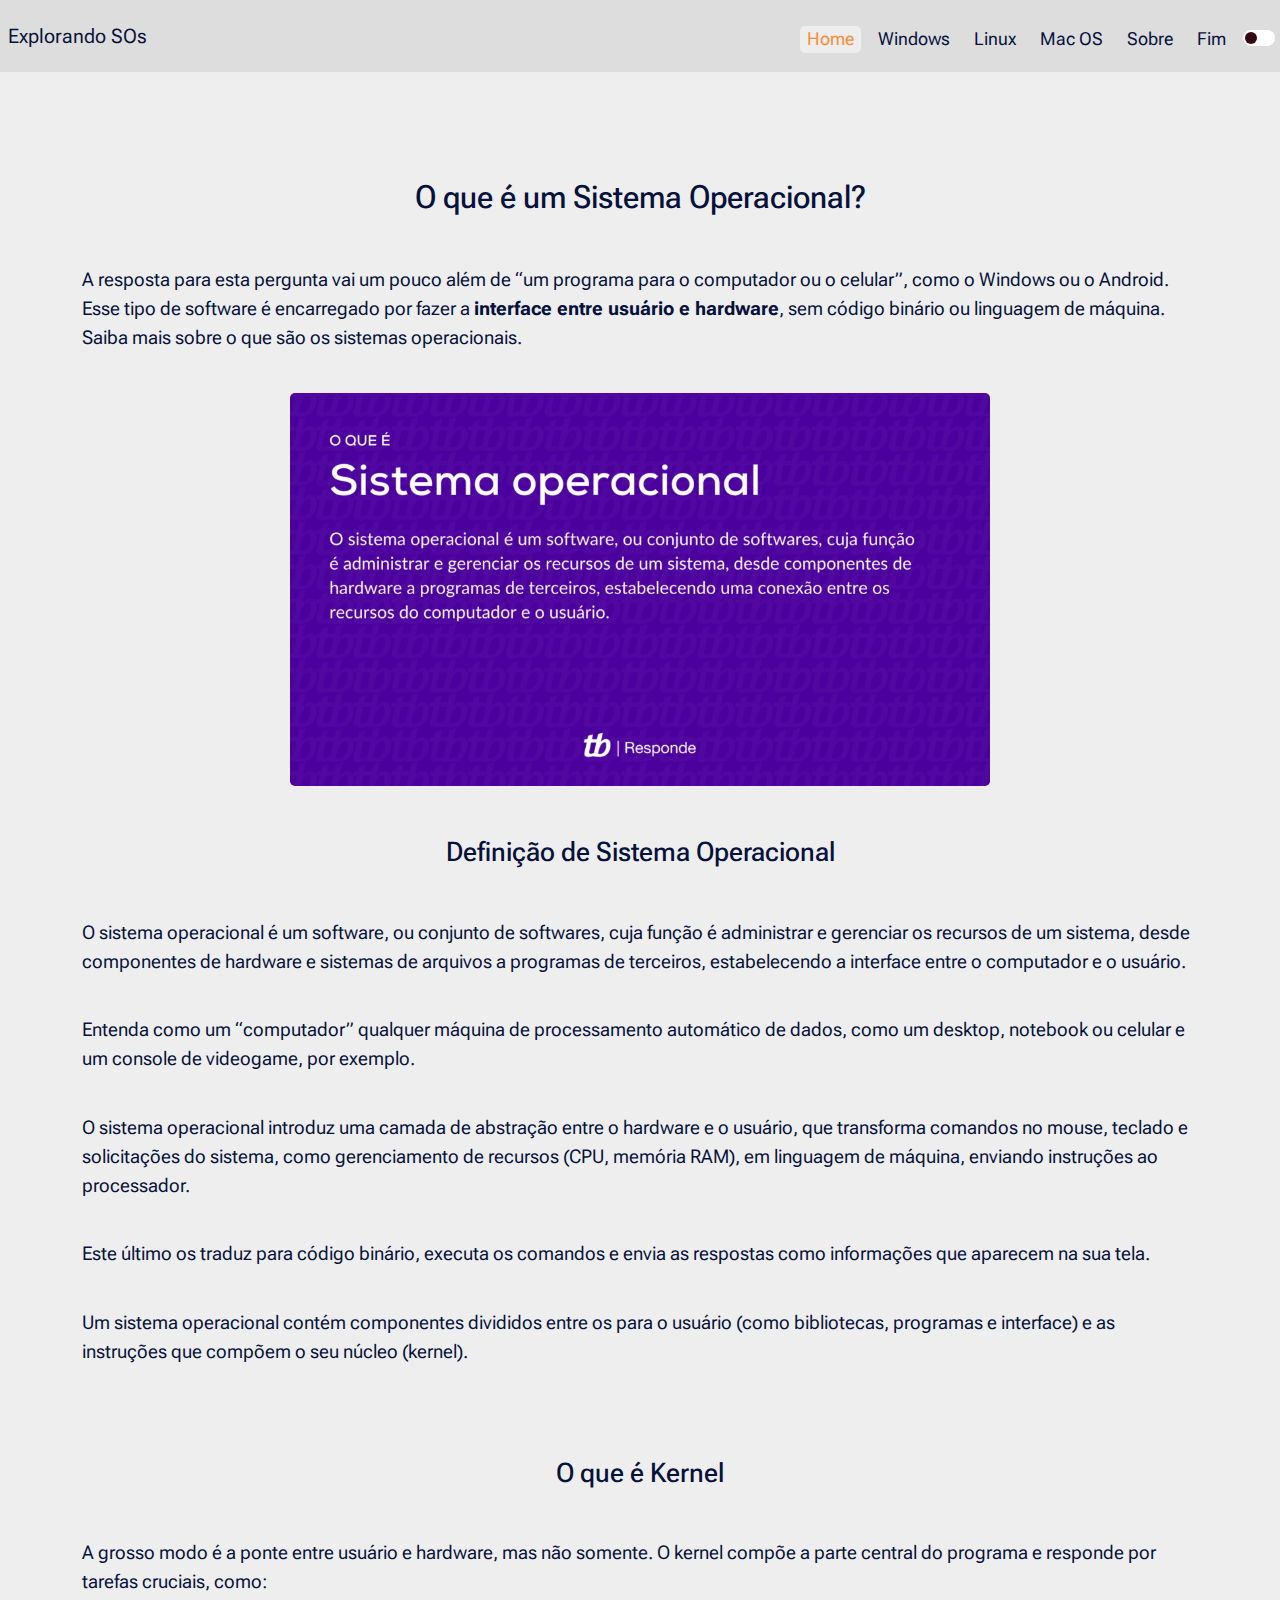
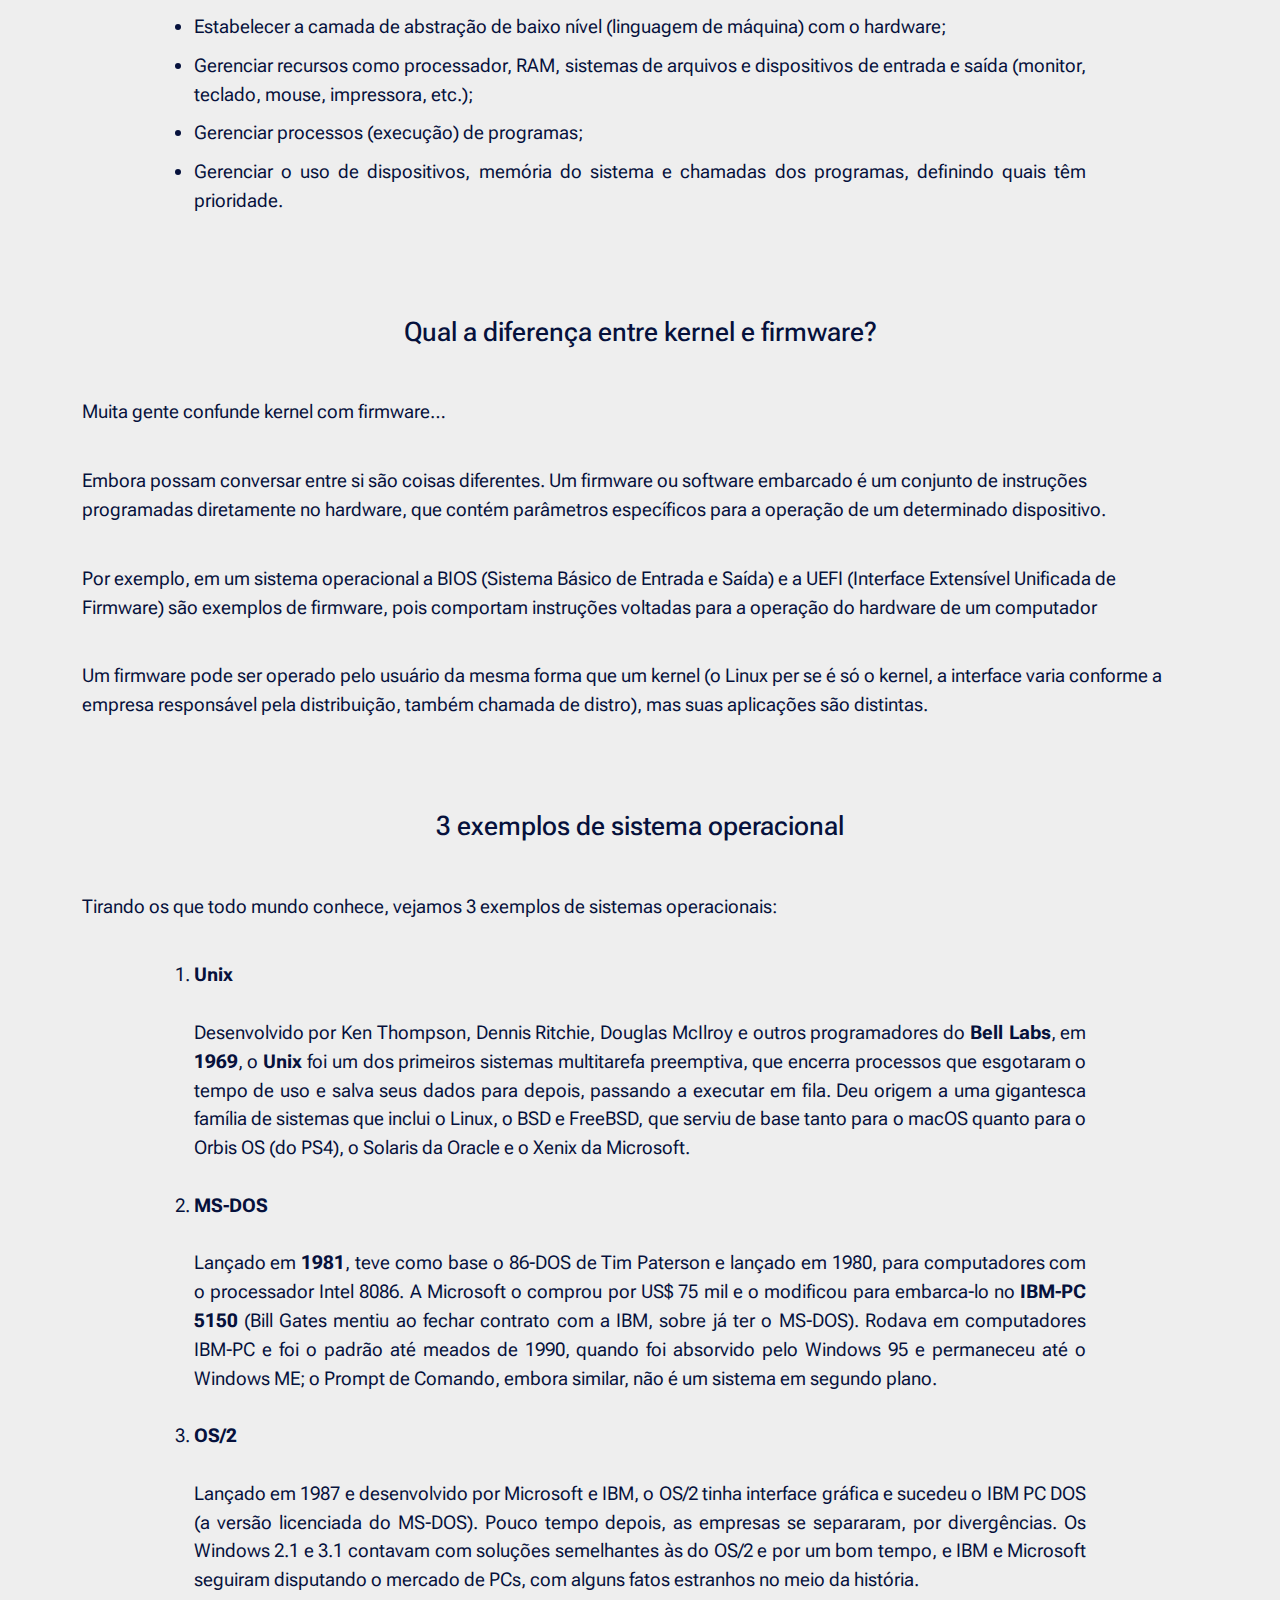
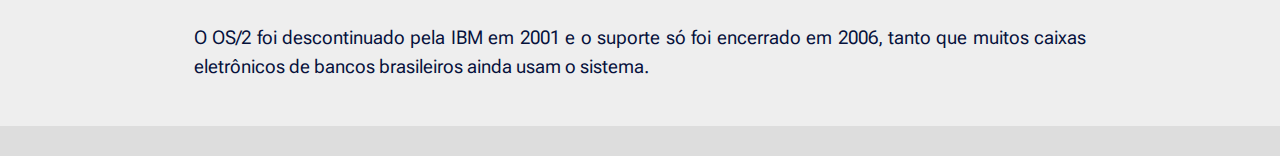
<file: index.html>
<!DOCTYPE html>
<html lang="pt-br">

<head>
    <meta charset="utf-8" />
    <meta http-equiv="X-UA-Compatible" content="IE=edge" />
    <meta name="viewport" content="width=device-width, initial-scale=1.0" />
    <meta name="description"
        content="História e curiosidades dos Sistemas Operacionais de desktop e notebook mais conhecidos e utilizados hoje me dia" />
    <meta name="keywords" content="História dos SOS, Windows, Mac OS, Linux, curiosidades dos SOS" />
    <meta name="author" content="Thales Paulo" />
    <meta name="robots" content="index, follow" />
    <link rel="preconnect" href="https://fonts.googleapis.com">
    <link rel="preconnect" href="https://fonts.gstatic.com" crossorigin>
    <link href="https://fonts.googleapis.com/css2?family=Roboto+Flex:opsz,wght@8..144,300&display=swap"
        rel="stylesheet">
    <link rel="preconnect" href="https://fonts.googleapis.com">
    <link rel="preconnect" href="https://fonts.gstatic.com" crossorigin>
    <link href="https://fonts.googleapis.com/css2?family=Koulen&display=swap" rel="stylesheet">
    <link href="https://cdn.jsdelivr.net/npm/bootstrap@5.1.3/dist/css/bootstrap.min.css" rel="stylesheet">
    <script src="https://cdn.jsdelivr.net/npm/bootstrap@5.1.3/dist/js/bootstrap.bundle.min.js"></script>
    <link rel="icon" href="imagens/icone/icone.ico" />
    <link rel="stylesheet" href="style.css" />
    <!-- https://colorhunt.co/palette/dbdbeb7577cd080957ff6d02 -->
    <title>Sistemas Operacionais</title>
    <script>
        function darkMode() {
            var objeto = document.getElementById("inicio");
            if (objeto.style.backgroundColor == 'rgb(6, 17, 60)') {
                /* modo claro */
                objeto.style.backgroundColor = 'rgb(238, 238, 238)';
                objeto = document.getElementById("logo");
                objeto.style.color = 'rgb(6, 17, 60)';
                objeto = document.getElementById("navbar1");
                objeto.style.backgroundColor = 'rgb(221, 221, 221)';
                objeto = document.getElementById("linkNav1");
                objeto.style.color = 'rgb(255, 140, 50)';
                objeto = document.getElementById("linkNav2");
                objeto.style.color = 'rgb(6, 17, 60)';
                objeto = document.getElementById("linkNav3");
                objeto.style.color = 'rgb(6, 17, 60)';
                objeto = document.getElementById("linkNav4");
                objeto.style.color = 'rgb(6, 17, 60)';
                objeto = document.getElementById("linkNav5");
                objeto.style.color = 'rgb(6, 17, 60)';
                objeto = document.getElementById("linkNav6");
                objeto.style.color = 'rgb(6, 17, 60)';
                objeto = document.getElementById("h1-1");
                objeto.style.color = 'rgb(6, 17, 60)';
                objeto.style.color = 'rgb(6, 17, 60)';
                objeto = document.getElementById("p1");
                objeto.style.color = 'rgb(6, 17, 60)';
                objeto = document.getElementById("p2");
                objeto.style.color = 'rgb(6, 17, 60)';
                objeto = document.getElementById("p3");
                objeto.style.color = 'rgb(6, 17, 60)';
                objeto = document.getElementById("p4");
                objeto.style.color = 'rgb(6, 17, 60)';
                objeto = document.getElementById("p5");
                objeto.style.color = 'rgb(6, 17, 60)';
                objeto = document.getElementById("p6");
                objeto.style.color = 'rgb(6, 17, 60)';
                objeto = document.getElementById("p7");
                objeto.style.color = 'rgb(6, 17, 60)';
                objeto = document.getElementById("p8");
                objeto.style.color = 'rgb(6, 17, 60)';
                objeto = document.getElementById("p9");
                objeto.style.color = 'rgb(6, 17, 60)';
                objeto = document.getElementById("p10");
                objeto.style.color = 'rgb(6, 17, 60)';
                objeto = document.getElementById("p11");
                objeto.style.color = 'rgb(6, 17, 60)';
                objeto = document.getElementById("p12");
                objeto.style.color = 'rgb(6, 17, 60)';
                objeto = document.getElementById("h2-1");
                objeto.style.color = 'rgb(6, 17, 60)';
                objeto = document.getElementById("h2-2");
                objeto.style.color = 'rgb(6, 17, 60)';
                objeto = document.getElementById("h2-3");
                objeto.style.color = 'rgb(6, 17, 60)';
                objeto = document.getElementById("h2-4");
                objeto.style.color = 'rgb(6, 17, 60)';
                objeto = document.getElementById("li1");
                objeto.style.color = 'rgb(6, 17, 60)';
                objeto = document.getElementById("li2");
                objeto.style.color = 'rgb(6, 17, 60)';
                objeto = document.getElementById("li3");
                objeto.style.color = 'rgb(6, 17, 60)';
                objeto = document.getElementById("li4");
                objeto.style.color = 'rgb(6, 17, 60)';
                objeto = document.getElementById("li5");
                objeto.style.color = 'rgb(6, 17, 60)';
                objeto = document.getElementById("li6");
                objeto.style.color = 'rgb(6, 17, 60)';
                objeto = document.getElementById("li7");
                objeto.style.color = 'rgb(6, 17, 60)';
                objeto = document.getElementById("footer");
                objeto.style.backgroundColor = 'rgb(221, 221, 221)';


            }
            else {
                /* modo escuro*/
                objeto.style.backgroundColor = 'rgb(6, 17, 60)';
                objeto = document.getElementById("logo");
                objeto.style.color = 'rgb(221, 221, 221)';
                objeto = document.getElementById("navbar1");
                objeto.style.color = 'rgb(6, 17, 60)';
                objeto.style.backgroundColor = 'rgb(255, 140, 50)';
                objeto = document.getElementById("linkNav1");
                objeto.style.color = 'rgb(255, 140, 50)';
                objeto = document.getElementById("linkNav2");
                objeto.style.color = 'rgb(221, 221, 221)';
                objeto = document.getElementById("linkNav3");
                objeto.style.color = 'rgb(221, 221, 221)';
                objeto = document.getElementById("linkNav4");
                objeto.style.color = 'rgb(221, 221, 221)';
                objeto = document.getElementById("linkNav5");
                objeto.style.color = 'rgb(221, 221, 221)';
                objeto = document.getElementById("linkNav6");
                objeto.style.color = 'rgb(221, 221, 221)';
                objeto = document.getElementById("h1-1");
                objeto.style.color = 'rgb(238, 238, 238)';
                objeto = document.getElementById("p1");
                objeto.style.color = 'rgb(238, 238, 238)';
                objeto = document.getElementById("p2");
                objeto.style.color = 'rgb(238, 238, 238)';
                objeto = document.getElementById("p3");
                objeto.style.color = 'rgb(238, 238, 238)';
                objeto = document.getElementById("p4");
                objeto.style.color = 'rgb(238, 238, 238)';
                objeto = document.getElementById("p5");
                objeto.style.color = 'rgb(238, 238, 238)';
                objeto = document.getElementById("p6");
                objeto.style.color = 'rgb(238, 238, 238)';
                objeto = document.getElementById("p7");
                objeto.style.color = 'rgb(238, 238, 238)';
                objeto = document.getElementById("p8");
                objeto.style.color = 'rgb(238, 238, 238)';
                objeto = document.getElementById("p9");
                objeto.style.color = 'rgb(238, 238, 238)';
                objeto = document.getElementById("p10");
                objeto.style.color = 'rgb(238, 238, 238)';
                objeto = document.getElementById("p11");
                objeto.style.color = 'rgb(238, 238, 238)';
                objeto = document.getElementById("p12");
                objeto.style.color = 'rgb(238, 238, 238)';
                objeto = document.getElementById("h2-1");
                objeto.style.color = 'rgb(238, 238, 238)';
                objeto = document.getElementById("h2-2");
                objeto.style.color = 'rgb(238, 238, 238)';
                objeto = document.getElementById("h2-3");
                objeto.style.color = 'rgb(238, 238, 238)';
                objeto = document.getElementById("h2-4");
                objeto.style.color = 'rgb(238, 238, 238)';
                objeto = document.getElementById("li1");
                objeto.style.color = 'rgb(238, 238, 238)';
                objeto = document.getElementById("li2");
                objeto.style.color = 'rgb(238, 238, 238)';
                objeto = document.getElementById("li3");
                objeto.style.color = 'rgb(238, 238, 238)';
                objeto = document.getElementById("li4");
                objeto.style.color = 'rgb(238, 238, 238)';
                objeto = document.getElementById("li5");
                objeto.style.color = 'rgb(238, 238, 238)';
                objeto = document.getElementById("li6");
                objeto.style.color = 'rgb(238, 238, 238)';
                objeto = document.getElementById("li7");
                objeto.style.color = 'rgb(238, 238, 238)';
                objeto = document.getElementById("footer");
                objeto.style.backgroundColor = 'rgb(255, 140, 50)';

            }
        }
    </script>
</head>

<body id="inicio">
    <nav id="navbar1" class="navbar navbar-expand-sm bg-meu text-center navbar-dark">
        <a id="logo" class="navbar-brand m-2" href="#" style="color: rgb(6, 17, 60);">Explorando SOs</a>
        <button class="navbar-toggler" type="button" data-bs-toggle="collapse" data-bs-target="#collapsibleNavbar">
            <span class="navbar-toggler-icon" style="color:#eeeeee; "></span>
        </button>
        <div class="collapse navbar-collapse espacamento-nav justify-content-end cor-nav" id="collapsibleNavbar">
            <ul class="navbar-nav ">
                <li id="listaNav1" class="nav-item ativa"><a id="linkNav1" href="index.html">Home</a></li>
                <li class="nav-item"><a id="linkNav2" href="paginas/windows.html">Windows</a></li>
                <li class="nav-item"><a id="linkNav3" href="paginas/linux.html">Linux</a></li>
                <li class="nav-item"><a id="linkNav4" href="paginas/macOS.html">Mac OS</a></li>
                <li class="nav-item"><a id="linkNav5" href="paginas/sobre.html">Sobre</a></li>
                <li class="nav-item"><a id="linkNav6" href="#footer">Fim</a></li>
                <li class="nav-item">
                    <input id="toogle" class="toogle" type="checkbox" NAME="grupo1" onclick="darkMode()" value="valor1">
                    <label for="toogle"></label>
                </li>
            </ul>
        </div>
    </nav>

    <main>
        <div class="container">
            <h1 id="h1-1">O que é um Sistema Operacional? </h1>
            <p id="p1">
                A resposta para esta pergunta vai um pouco além de “um programa para o computador ou o celular”, como o
                Windows ou o Android. Esse tipo de software é encarregado por fazer a <strong> interface entre usuário e
                    hardware</strong>, sem código binário ou linguagem de máquina. Saiba mais sobre o que são os
                sistemas operacionais.
            </p><br />
            <img class="img_index" src="imagens/index/o_que_e_um_so.png" title="O que é um Sistema Operacional"
                alt="O que é um Sistema Operacional" />
            <h2 id="h2-1">Definição de Sistema Operacional</h2>
            <p id="p11">
                O sistema operacional é um software, ou conjunto de softwares, cuja função é administrar e gerenciar os
                recursos de um sistema, desde componentes de hardware e sistemas de arquivos a programas de terceiros,
                estabelecendo a interface entre o computador e o usuário.
            </p><br />
            <p id="p2">
                Entenda como um “computador” qualquer máquina de processamento automático de dados, como um desktop,
                notebook ou celular e um console de videogame, por exemplo.
            </p><br />
            <p id="p3">
                O sistema operacional introduz uma camada de abstração entre o hardware e o usuário, que transforma
                comandos no mouse, teclado e solicitações do sistema, como gerenciamento de recursos (CPU, memória RAM),
                em linguagem de máquina, enviando instruções ao processador.
            </p><br />
            <p id="p4">
                Este último os traduz para código binário, executa os comandos e envia as respostas como informações que
                aparecem na sua tela.
            </p><br />
            <p id=p5>
                Um sistema operacional contém componentes divididos entre os para o usuário (como bibliotecas, programas
                e interface) e as instruções que compõem o seu núcleo (kernel).
            </p><br />

            <h2 id="h2-4">O que é Kernel</h2>
            <p id="p6">
                A grosso modo é a ponte entre usuário e hardware, mas não somente. O kernel compõe a parte central do
                programa e responde por tarefas cruciais, como:
            </p>
            <ul id="ul_kernel">
                <li id="li1">
                    Estabelecer a camada de abstração de baixo nível (linguagem de máquina) com o hardware;
                </li>
                <li id="li2">
                    Gerenciar recursos como processador, RAM, sistemas de arquivos e dispositivos de entrada e saída
                    (monitor, teclado, mouse, impressora, etc.);
                </li>
                <li id="li3">
                    Gerenciar processos (execução) de programas;
                </li>
                <li id="li4">
                    Gerenciar o uso de dispositivos, memória do sistema e chamadas dos programas, definindo quais têm
                    prioridade.
                </li>
            </ul><br />

            <h2 id="h2-2">Qual a diferença entre kernel e firmware?</h2>
            <p id="p12">
                Muita gente confunde kernel com firmware…
            </p><br />
            <p id="p7">
                Embora possam conversar entre si são coisas diferentes. Um firmware ou software embarcado é um conjunto
                de instruções programadas diretamente no hardware, que contém parâmetros específicos para a operação de
                um determinado dispositivo.
            </p><br />
            <p id="p8">
                Por exemplo, em um sistema operacional a BIOS (Sistema Básico de Entrada e Saída) e a UEFI (Interface
                Extensível Unificada de Firmware) são exemplos de firmware, pois comportam instruções voltadas para a
                operação do hardware de um computador
            </p><br />
            <p id="p9">
                Um firmware pode ser operado pelo usuário da mesma forma que um kernel (o Linux per se é só o kernel, a
                interface varia conforme a empresa responsável pela distribuição, também chamada de distro), mas suas
                aplicações são distintas.
            </p><br />

            <h2 id="h2-3">3 exemplos de sistema operacional</h2>
            <p id="p10">
                Tirando os que todo mundo conhece, vejamos 3 exemplos de sistemas operacionais:
            </p><br />

            <ol>
                <li id="li5"><strong class="exDeSo">Unix</strong><br /><br />
                    Desenvolvido por Ken Thompson, Dennis Ritchie, Douglas McIlroy e outros programadores do
                    <strong>Bell Labs</strong>, em <strong>1969</strong>, o <strong>Unix</strong> foi um dos primeiros
                    sistemas multitarefa preemptiva, que encerra processos que esgotaram o tempo de uso e salva seus
                    dados para depois, passando a executar em fila. Deu origem a uma gigantesca família de sistemas que
                    inclui o Linux, o BSD e FreeBSD, que serviu de base tanto para o macOS quanto para o Orbis OS (do
                    PS4), o Solaris da Oracle e o Xenix da Microsoft.
                    <br /><br />
                </li>

                <li id="li6"><strong class="exDeSo">MS-DOS</strong><br /><br />
                    Lançado em <strong>1981</strong>, teve como base o 86-DOS de Tim Paterson e lançado em 1980, para
                    computadores com o processador Intel 8086. A Microsoft o comprou por US$ 75 mil e o modificou para
                    embarca-lo no <strong>IBM-PC 5150</strong> (Bill Gates mentiu ao fechar contrato com a IBM, sobre já
                    ter o MS-DOS). Rodava em computadores IBM-PC e foi o padrão até meados de 1990, quando foi absorvido
                    pelo Windows 95 e permaneceu até o Windows ME; o Prompt de Comando, embora similar, não é um sistema
                    em segundo plano.
                    <br /><br />
                </li>

                <li id="li7"><strong class="exDeSo">OS/2</strong><br /><br />
                    Lançado em 1987 e desenvolvido por Microsoft e IBM, o OS/2 tinha interface gráfica e sucedeu o IBM
                    PC DOS (a versão licenciada do MS-DOS). Pouco tempo depois, as empresas se separaram, por
                    divergências. Os Windows 2.1 e 3.1 contavam com soluções semelhantes às do OS/2 e por um bom tempo,
                    e IBM e Microsoft seguiram disputando o mercado de PCs, com alguns fatos estranhos no meio da
                    história.
                    <br /><br />
                    O OS/2 foi descontinuado pela IBM em 2001 e o suporte só foi encerrado em 2006, tanto que muitos
                    caixas eletrônicos de bancos brasileiros ainda usam o sistema.
                    <br /><br />
                </li>
            </ol>
        </div>
    </main>
    <footer id="footer"> </footer>
</body>

</html>
</file>
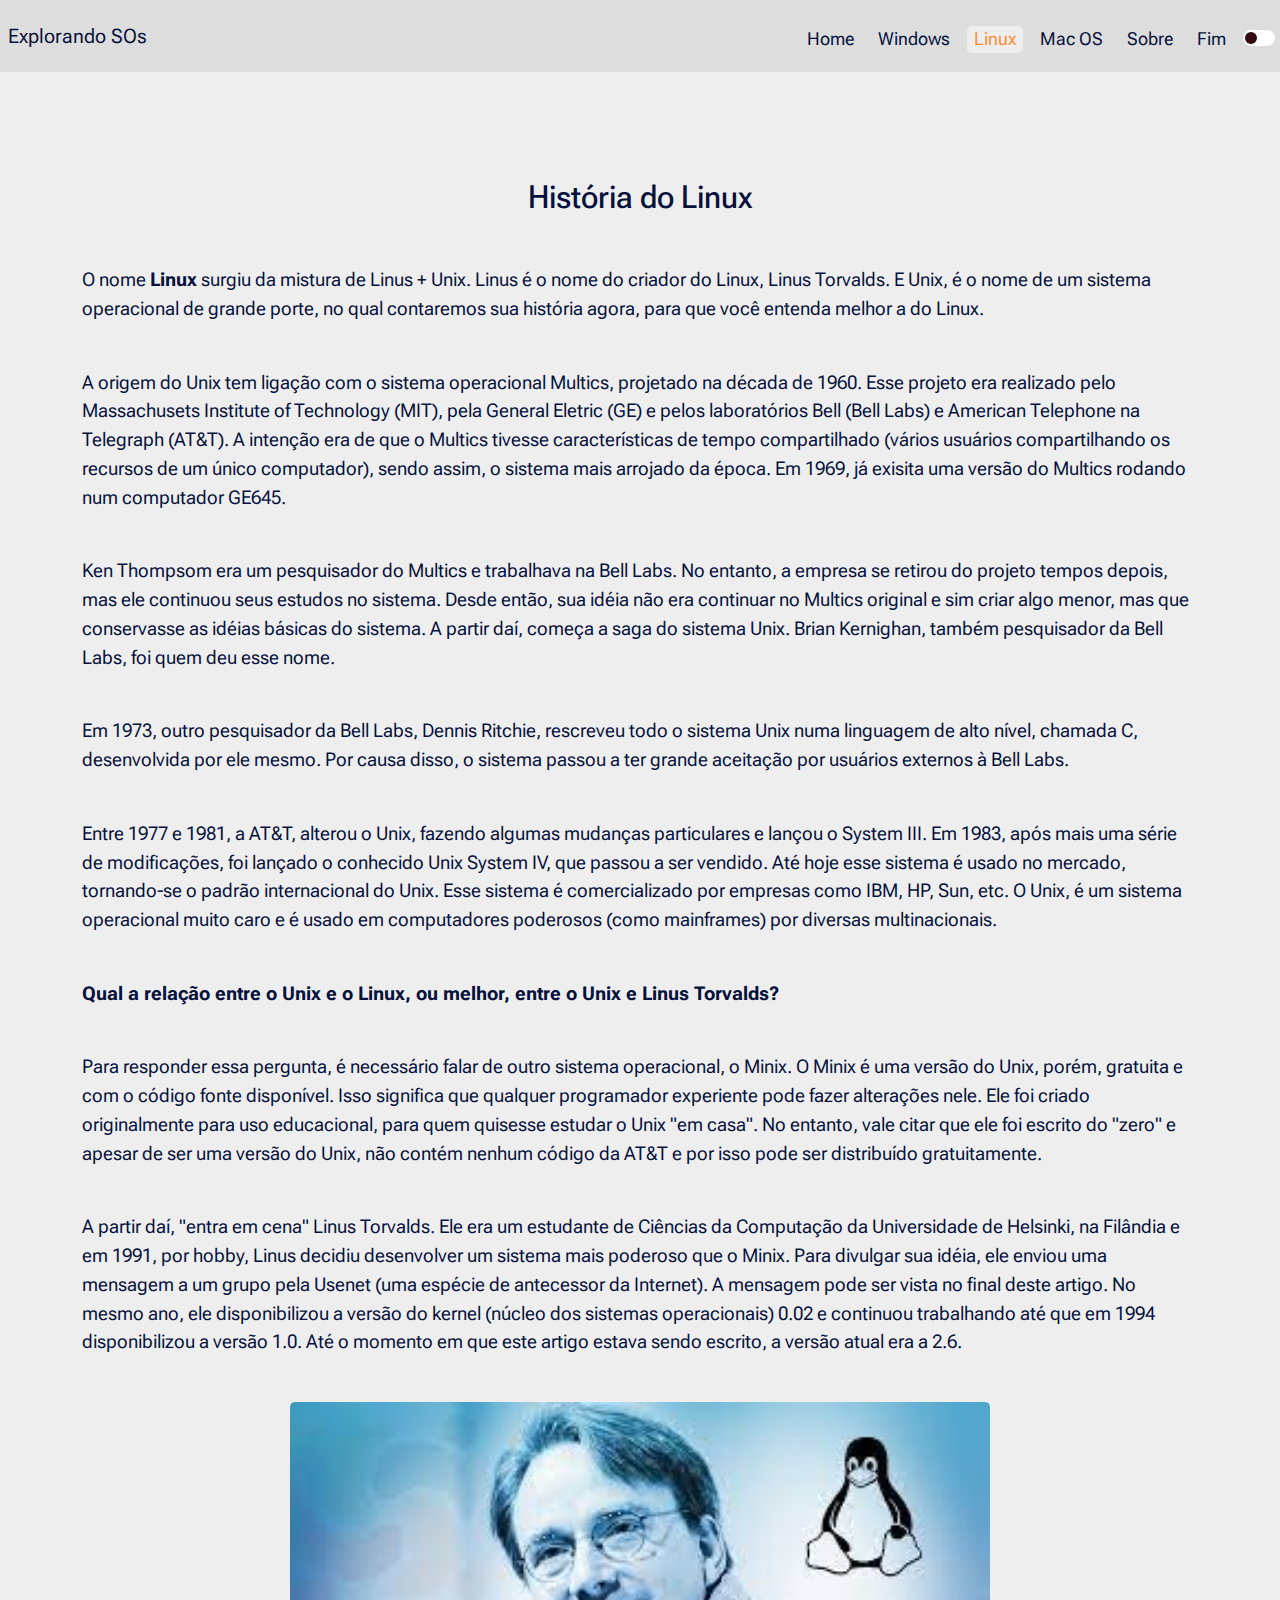
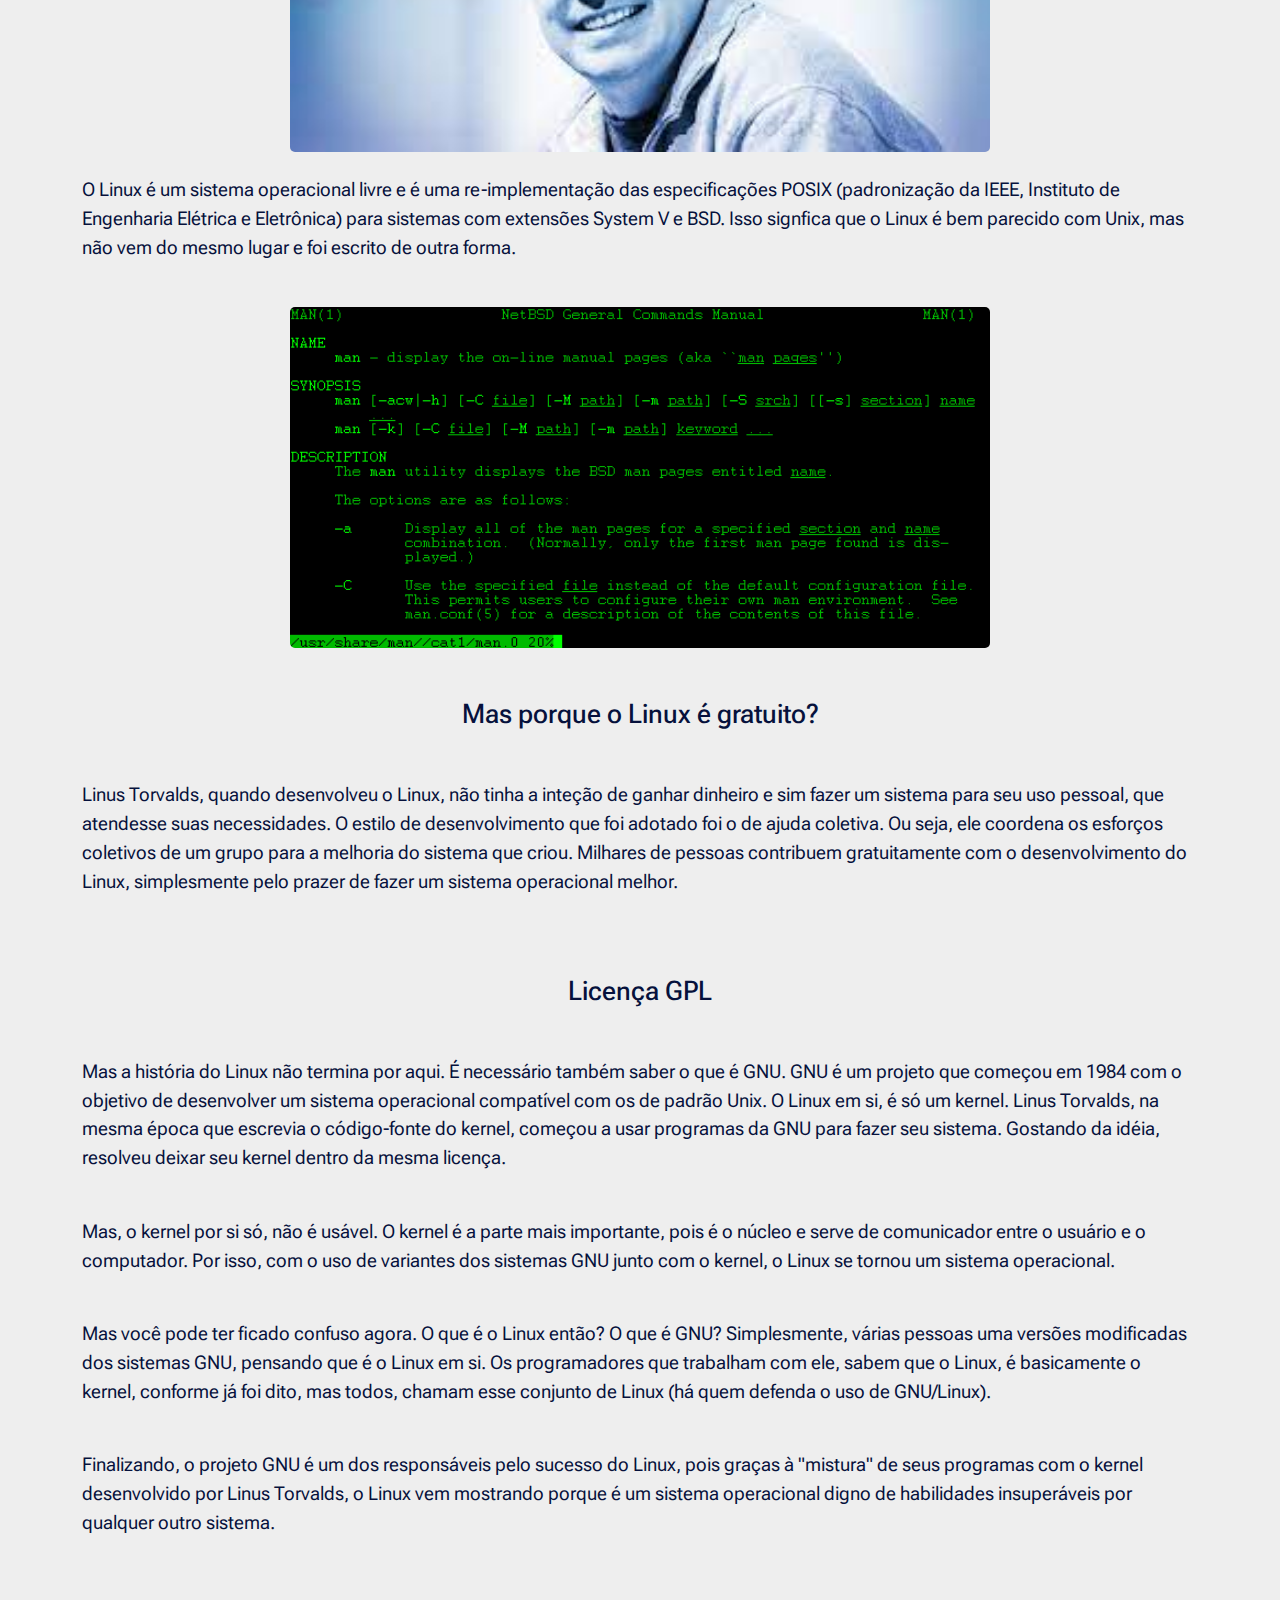
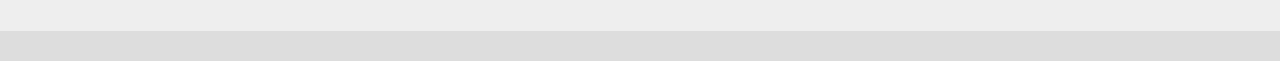
<file: paginas/linux.html>
<!DOCTYPE html>
<html lang="pt-br">

<head>
    <meta charset="utf-8" />
    <meta http-equiv="X-UA-Compatible" content="IE=edge" />
    <meta name="viewport" content="width=device-width, initial-scale=1.0" />
    <link rel="preconnect" href="https://fonts.googleapis.com">
    <link rel="preconnect" href="https://fonts.gstatic.com" crossorigin>
    <link href="https://fonts.googleapis.com/css2?family=Roboto+Flex:opsz,wght@8..144,300&display=swap"
        rel="stylesheet">
    <link rel="preconnect" href="https://fonts.googleapis.com">
    <link rel="preconnect" href="https://fonts.gstatic.com" crossorigin>
    <link href="https://fonts.googleapis.com/css2?family=Koulen&display=swap" rel="stylesheet">
    <link href="https://cdn.jsdelivr.net/npm/bootstrap@5.1.3/dist/css/bootstrap.min.css" rel="stylesheet">
    <script src="https://cdn.jsdelivr.net/npm/bootstrap@5.1.3/dist/js/bootstrap.bundle.min.js"></script>
    <link rel="icon" href="../imagens/icone/icone.ico" />
    <link rel="stylesheet" href="../style.css" />
    <title>Linux</title>

    <script>
        function darkMode() {
            var objeto = document.getElementById("inicio");
            if (objeto.style.backgroundColor == 'rgb(6, 17, 60)') {
                /* modo claro */
                objeto.style.backgroundColor = 'rgb(238, 238, 238)';
                objeto = document.getElementById("logo");
                objeto.style.color = 'rgb(6, 17, 60)';
                objeto = document.getElementById("navbar1");
                objeto.style.backgroundColor = 'rgb(221, 221, 221)';
                objeto = document.getElementById("linkNav1");
                objeto.style.color = 'rgb(255, 140, 50)';
                objeto = document.getElementById("linkNav2");
                objeto.style.color = 'rgb(6, 17, 60)';
                objeto = document.getElementById("linkNav3");
                objeto.style.color = 'rgb(6, 17, 60)';
                objeto = document.getElementById("linkNav4");
                objeto.style.color = 'rgb(6, 17, 60)';
                objeto = document.getElementById("linkNav5");
                objeto.style.color = 'rgb(6, 17, 60)';
                objeto = document.getElementById("linkNav6");
                objeto.style.color = 'rgb(6, 17, 60)';
                objeto = document.getElementById("h1-1");
                objeto.style.color = 'rgb(6, 17, 60)';
                objeto = document.getElementById("p1");
                objeto.style.color = 'rgb(6, 17, 60)';
                objeto = document.getElementById("p2");
                objeto.style.color = 'rgb(6, 17, 60)';
                objeto = document.getElementById("p3");
                objeto.style.color = 'rgb(6, 17, 60)';
                objeto = document.getElementById("p4");
                objeto.style.color = 'rgb(6, 17, 60)';
                objeto = document.getElementById("p5");
                objeto.style.color = 'rgb(6, 17, 60)';
                objeto = document.getElementById("p6");
                objeto.style.color = 'rgb(6, 17, 60)';
                objeto = document.getElementById("p7");
                objeto.style.color = 'rgb(6, 17, 60)';
                objeto = document.getElementById("p8");
                objeto.style.color = 'rgb(6, 17, 60)';
                objeto = document.getElementById("p9");
                objeto.style.color = 'rgb(6, 17, 60)';
                objeto = document.getElementById("p10");
                objeto.style.color = 'rgb(6, 17, 60)';
                objeto = document.getElementById("p11");
                objeto.style.color = 'rgb(6, 17, 60)';
                objeto = document.getElementById("p12");
                objeto.style.color = 'rgb(6, 17, 60)';
                objeto = document.getElementById("p13");
                objeto.style.color = 'rgb(6, 17, 60)';
                objeto = document.getElementById("p14");
                objeto.style.color = 'rgb(6, 17, 60)';
                objeto = document.getElementById("h2-1");
                objeto.style.color = 'rgb(6, 17, 60)';
                objeto = document.getElementById("h2-2");
                objeto.style.color = 'rgb(6, 17, 60)';
                objeto = document.getElementById("footer");
                objeto.style.backgroundColor = 'rgb(221, 221, 221)';


            }
            else {
                /* modo escuro*/
                objeto.style.backgroundColor = 'rgb(6, 17, 60)';
                objeto = document.getElementById("logo");
                objeto.style.color = 'rgb(221, 221, 221)';
                objeto = document.getElementById("navbar1");
                objeto.style.color = 'rgb(6, 17, 60)';
                objeto.style.backgroundColor = 'rgb(255, 140, 50)';
                objeto = document.getElementById("linkNav1");
                objeto.style.color = 'rgb(255, 140, 50)';
                objeto = document.getElementById("linkNav2");
                objeto.style.color = 'rgb(221, 221, 221)';
                objeto = document.getElementById("linkNav3");
                objeto.style.color = 'rgb(221, 221, 221)';
                objeto = document.getElementById("linkNav4");
                objeto.style.color = 'rgb(221, 221, 221)';
                objeto = document.getElementById("linkNav5");
                objeto.style.color = 'rgb(221, 221, 221)';
                objeto = document.getElementById("linkNav6");
                objeto.style.color = 'rgb(221, 221, 221)';
                objeto = document.getElementById("h1-1");
                objeto.style.color = 'rgb(238, 238, 238)';
                objeto = document.getElementById("p1");
                objeto.style.color = 'rgb(238, 238, 238)';
                objeto = document.getElementById("p2");
                objeto.style.color = 'rgb(238, 238, 238)';
                objeto = document.getElementById("p3");
                objeto.style.color = 'rgb(238, 238, 238)';
                objeto = document.getElementById("p4");
                objeto.style.color = 'rgb(238, 238, 238)';
                objeto = document.getElementById("p5");
                objeto.style.color = 'rgb(238, 238, 238)';
                objeto = document.getElementById("p6");
                objeto.style.color = 'rgb(238, 238, 238)';
                objeto = document.getElementById("p7");
                objeto.style.color = 'rgb(238, 238, 238)';
                objeto = document.getElementById("p8");
                objeto.style.color = 'rgb(238, 238, 238)';
                objeto = document.getElementById("p9");
                objeto.style.color = 'rgb(238, 238, 238)';
                objeto = document.getElementById("p10");
                objeto.style.color = 'rgb(238, 238, 238)';
                objeto = document.getElementById("p11");
                objeto.style.color = 'rgb(238, 238, 238)';
                objeto = document.getElementById("p12");
                objeto.style.color = 'rgb(238, 238, 238)';
                objeto = document.getElementById("p13");
                objeto.style.color = 'rgb(238, 238, 238)';
                objeto = document.getElementById("p14");
                objeto.style.color = 'rgb(238, 238, 238)';
                objeto = document.getElementById("h2-1");
                objeto.style.color = 'rgb(238, 238, 238)';
                objeto = document.getElementById("h2-2");
                objeto.style.color = 'rgb(238, 238, 238)';
                objeto = document.getElementById("footer");
                objeto.style.backgroundColor = 'rgb(255, 140, 50)';

            }
        }
    </script>

</head>

<body id="inicio">
    <header>
        <nav id="navbar1" class="navbar navbar-expand-sm bg-meu text-center navbar-dark">
            <a id="logo" class="navbar-brand m-2" href="#" style="color: rgb(6, 17, 60);">Explorando SOs</a>
            <button class="navbar-toggler" type="button" data-bs-toggle="collapse" data-bs-target="#collapsibleNavbar">
                <span class="navbar-toggler-icon" style="color:#eeeeee; "></span>
            </button>
            <div class="collapse navbar-collapse espacamento-nav justify-content-end cor-nav" id="collapsibleNavbar">
                <ul class="navbar-nav ">
                    <li class="nav-item"><a id="linkNav2" href="../index.html">Home</a></li>
                    <li class="nav-item"><a id="linkNav3" href="windows.html">Windows</a></li>
                    <li id="listaNav1" class="nav-item ativa"><a id="linkNav1" href="linux.html">Linux</a></li>
                    <li class="nav-item"><a id="linkNav4" href="macOS.html">Mac OS</a></li>
                    <li class="nav-item"><a id="linkNav5" href="sobre.html">Sobre</a></li>
                    <li class="nav-item"><a id="linkNav6" href="#footer">Fim</a></li>
                    <li class="nav-item">
                        <input id="toogle" class="toogle" type="checkbox" NAME="grupo1" onclick="darkMode()" value="valor1">
                        <label for="toogle"></label>
                    </li>
                </ul>
            </div>
        </nav>
    </header>


    <main>
        <div class="container">
            <h1 id="h1-1">História do Linux</h1>
            <p id="p1">
                O nome <strong>Linux</strong> surgiu da mistura de Linus + Unix. Linus é o nome do criador do Linux,
                Linus
                Torvalds. E Unix, é o nome de um sistema operacional de grande porte, no qual contaremos sua história
                agora,
                para que você entenda melhor a do Linux.<br /><br />
            </p>
            <p id="p2">
                A origem do Unix tem ligação com o sistema operacional Multics, projetado na década de 1960. Esse
                projeto
                era realizado pelo Massachusets Institute of Technology (MIT), pela General Eletric (GE) e pelos
                laboratórios Bell (Bell Labs) e American Telephone na Telegraph (AT&T). A intenção era de que o Multics
                tivesse características de tempo compartilhado (vários usuários compartilhando os recursos de um único
                computador), sendo assim, o sistema mais arrojado da época. Em 1969, já exisita uma versão do Multics
                rodando num computador GE645.<br /><br />
            </p>
            <p id="p3">
                Ken Thompsom era um pesquisador do Multics e trabalhava na Bell Labs. No entanto, a empresa se retirou
                do
                projeto tempos depois, mas ele continuou seus estudos no sistema. Desde então, sua idéia não era
                continuar
                no Multics original e sim criar algo menor, mas que conservasse as idéias básicas do sistema. A partir
                daí,
                começa a saga do sistema Unix. Brian Kernighan, também pesquisador da Bell Labs, foi quem deu esse
                nome.<br /><br />
            </p>
            <p id="p4">
                Em 1973, outro pesquisador da Bell Labs, Dennis Ritchie, rescreveu todo o sistema Unix numa linguagem de
                alto nível, chamada C, desenvolvida por ele mesmo. Por causa disso, o sistema passou a ter grande
                aceitação
                por usuários externos à Bell Labs.<br /><br />
            </p>
            <p id="p5">
                Entre 1977 e 1981, a AT&T, alterou o Unix, fazendo algumas mudanças particulares e lançou o System III.
                Em
                1983, após mais uma série de modificações, foi lançado o conhecido Unix System IV, que passou a ser
                vendido.
                Até hoje esse sistema é usado no mercado, tornando-se o padrão internacional do Unix. Esse sistema é
                comercializado por empresas como IBM, HP, Sun, etc. O Unix, é um sistema operacional muito caro e é
                usado em
                computadores poderosos (como mainframes) por diversas multinacionais.<br /><br />
            </p>
            <p id="p6">
                <strong>Qual a relação entre o Unix e o Linux, ou melhor, entre o Unix e Linus
                    Torvalds?</strong><br /><br />
            </p>
            <p id="p7">
                Para responder essa pergunta, é necessário falar de outro sistema operacional, o Minix. O Minix é uma
                versão
                do Unix, porém, gratuita e com o código fonte disponível. Isso significa que qualquer programador
                experiente
                pode fazer alterações nele. Ele foi criado originalmente para uso educacional, para quem quisesse
                estudar o
                Unix "em casa". No entanto, vale citar que ele foi escrito do "zero" e apesar de ser uma versão do Unix,
                não
                contém nenhum código da AT&T e por isso pode ser distribuído gratuitamente.<br /><br />
            </p>
            <p id="p8">
                A partir daí, "entra em cena" Linus Torvalds. Ele era um estudante de Ciências da Computação da
                Universidade
                de Helsinki, na Filândia e em 1991, por hobby, Linus decidiu desenvolver um sistema mais poderoso que o
                Minix. Para divulgar sua idéia, ele enviou uma mensagem a um grupo pela Usenet (uma espécie de
                antecessor da
                Internet). A mensagem pode ser vista no final deste artigo. No mesmo ano, ele disponibilizou a versão do
                kernel (núcleo dos sistemas operacionais) 0.02 e continuou trabalhando até que em 1994 disponibilizou a
                versão 1.0. Até o momento em que este artigo estava sendo escrito, a versão atual era a 2.6.<br /><br />
            </p>
            <img src="../imagens/linux/criador_do_linux.jpg" alt="Criador do Linux" title="Criador do Linux" /><br />
            <p id="p9">
                O Linux é um sistema operacional livre e é uma re-implementação das especificações POSIX (padronização
                da
                IEEE, Instituto de Engenharia Elétrica e Eletrônica) para sistemas com extensões System V e BSD. Isso
                signfica que o Linux é bem parecido com Unix, mas não vem do mesmo lugar e foi escrito de outra
                forma.<br /><br />
            </p>
            <img src="../imagens/linux/tela_do_unix.png" alt="Tela do Unix" title="Tela do Unix" />

            <h2 id="h2-1">Mas porque o Linux é gratuito?</h2>
            <p id="p10">
                Linus Torvalds, quando desenvolveu o Linux, não tinha a inteção de ganhar dinheiro e sim fazer um
                sistema
                para seu uso pessoal, que atendesse suas necessidades. O estilo de desenvolvimento que foi adotado foi o
                de
                ajuda coletiva. Ou seja, ele coordena os esforços coletivos de um grupo para a melhoria do sistema que
                criou. Milhares de pessoas contribuem gratuitamente com o desenvolvimento do Linux, simplesmente pelo
                prazer
                de fazer um sistema operacional melhor.<br /><br />
            </p>

            <h2 id="h2-2">Licença GPL</h2>
            <p id="p11">
                Mas a história do Linux não termina por aqui. É necessário também saber o que é GNU. GNU é um projeto
                que
                começou em 1984 com o objetivo de desenvolver um sistema operacional compatível com os de padrão Unix. O
                Linux em si, é só um kernel. Linus Torvalds, na mesma época que escrevia o código-fonte do kernel,
                começou a
                usar programas da GNU para fazer seu sistema. Gostando da idéia, resolveu deixar seu kernel dentro da
                mesma
                licença.<br /><br />
            </p>
            <p id="p12">
                Mas, o kernel por si só, não é usável. O kernel é a parte mais importante, pois é o núcleo e serve de
                comunicador entre o usuário e o computador. Por isso, com o uso de variantes dos sistemas GNU junto com
                o
                kernel, o Linux se tornou um sistema operacional.<br /><br />
            </p>
            <p id="p13">
                Mas você pode ter ficado confuso agora. O que é o Linux então? O que é GNU? Simplesmente, várias pessoas
                uma
                versões modificadas dos sistemas GNU, pensando que é o Linux em si. Os programadores que trabalham com
                ele,
                sabem que o Linux, é basicamente o kernel, conforme já foi dito, mas todos, chamam esse conjunto de
                Linux
                (há quem defenda o uso de GNU/Linux).<br /><br />
            </p>
            <p id="p14">
                Finalizando, o projeto GNU é um dos responsáveis pelo sucesso do Linux, pois graças à "mistura" de seus
                programas com o kernel desenvolvido por Linus Torvalds, o Linux vem mostrando porque é um sistema
                operacional digno de habilidades insuperáveis por qualquer outro sistema.<br /><br />
            </p>
        </div>

    </main><br /><br />

    <footer id="footer"></footer>
</body>

</html>
</file>
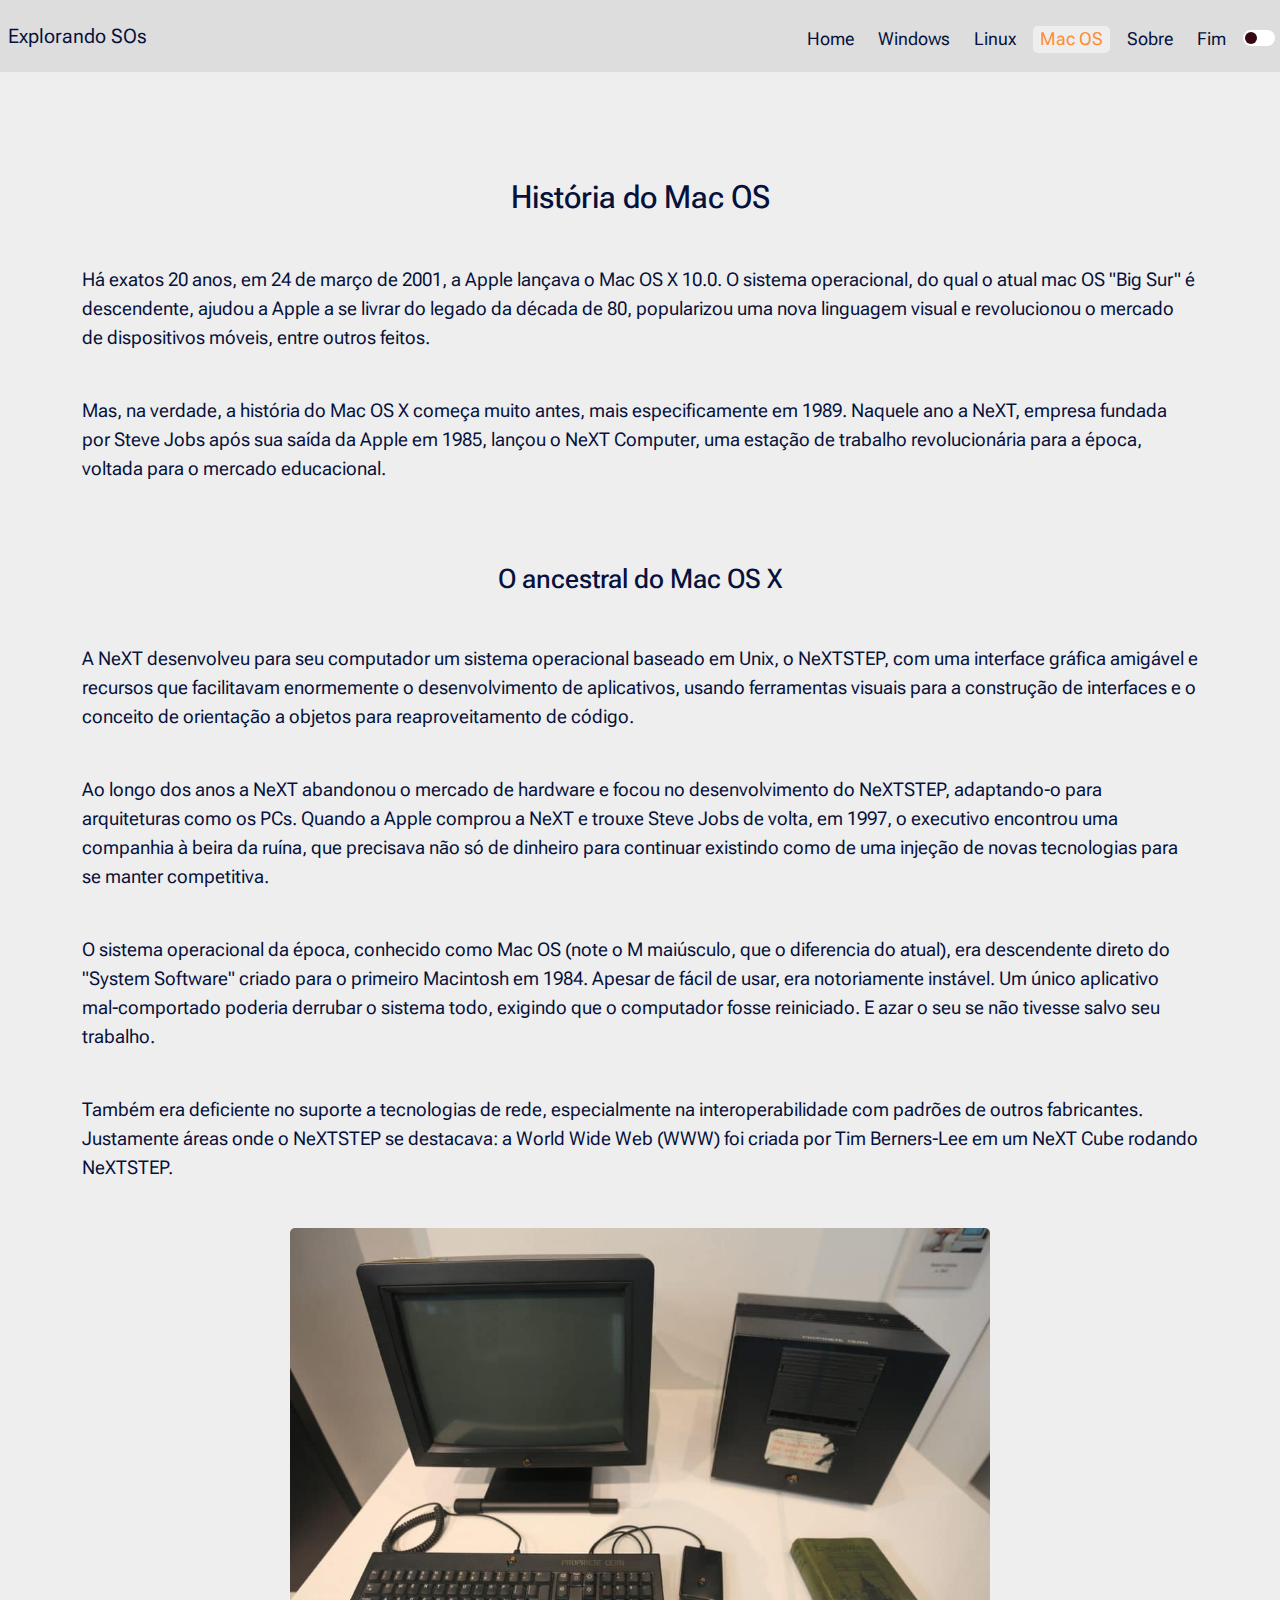
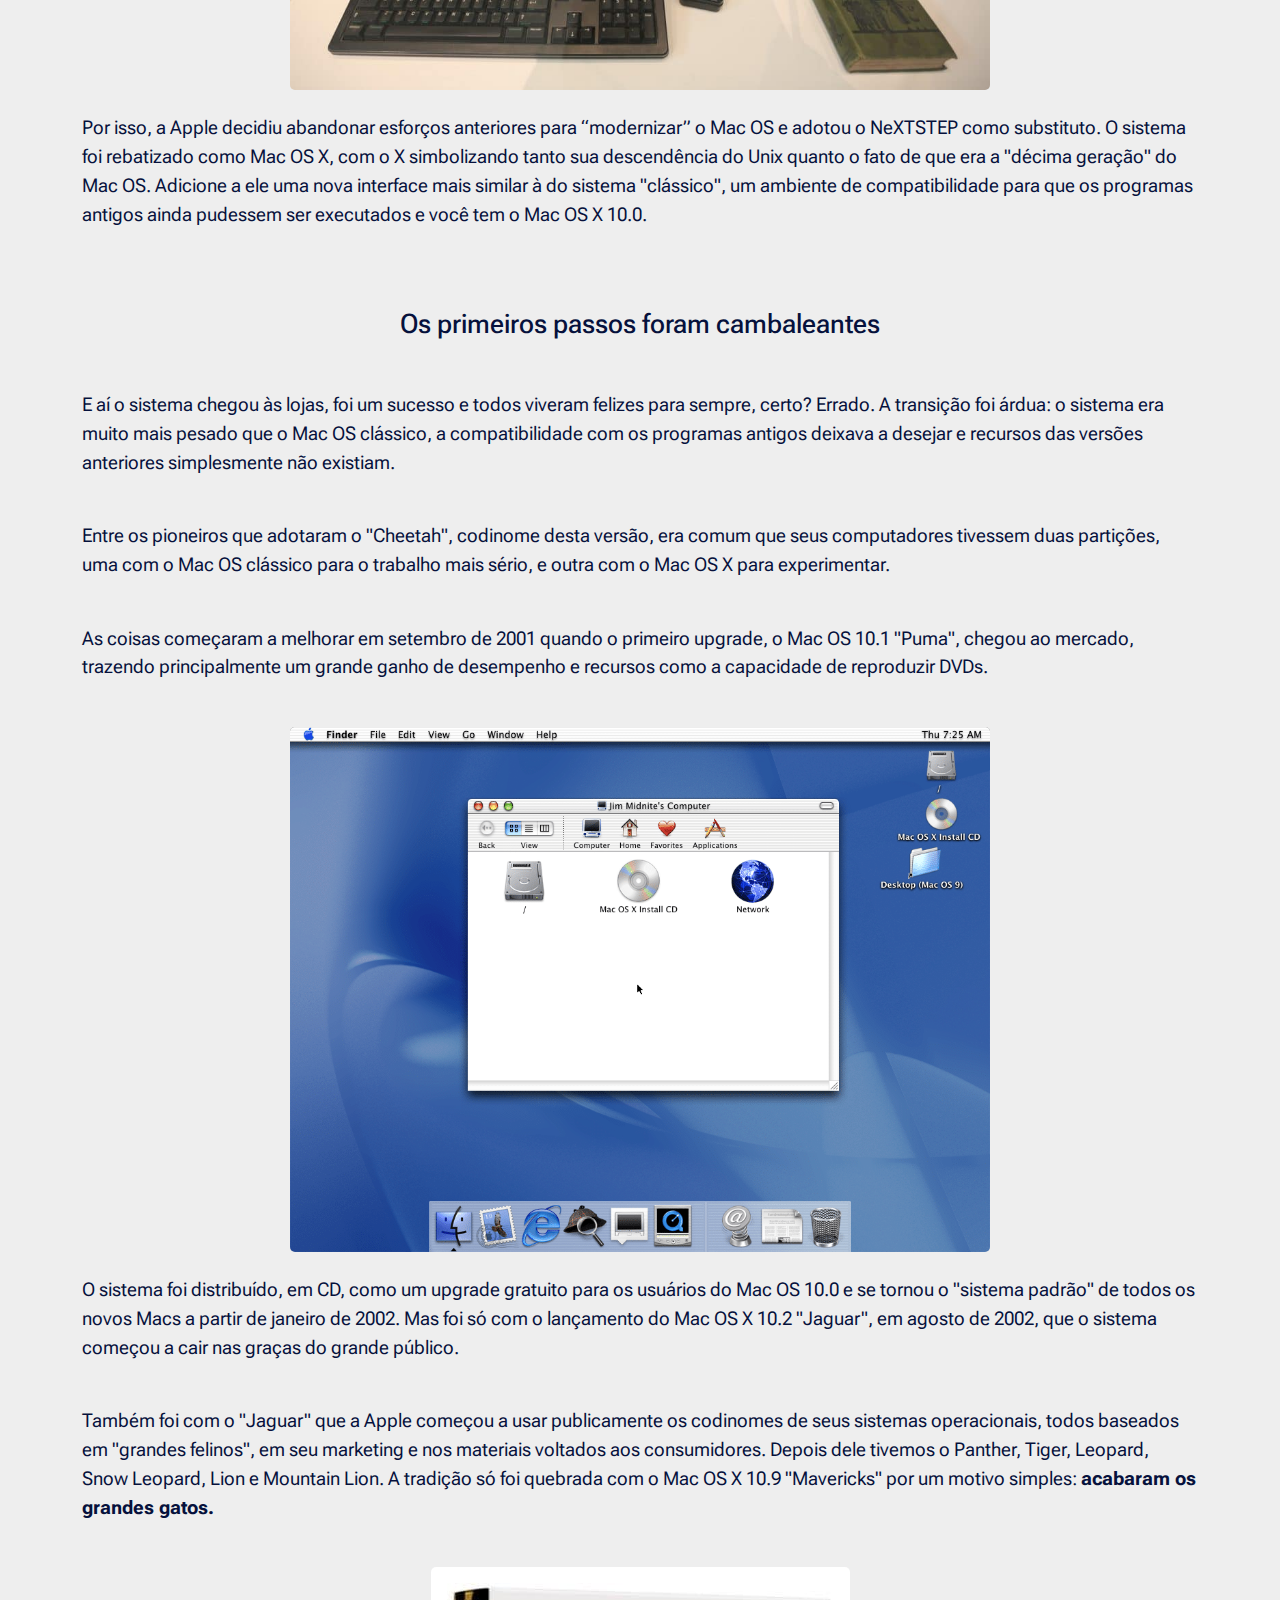
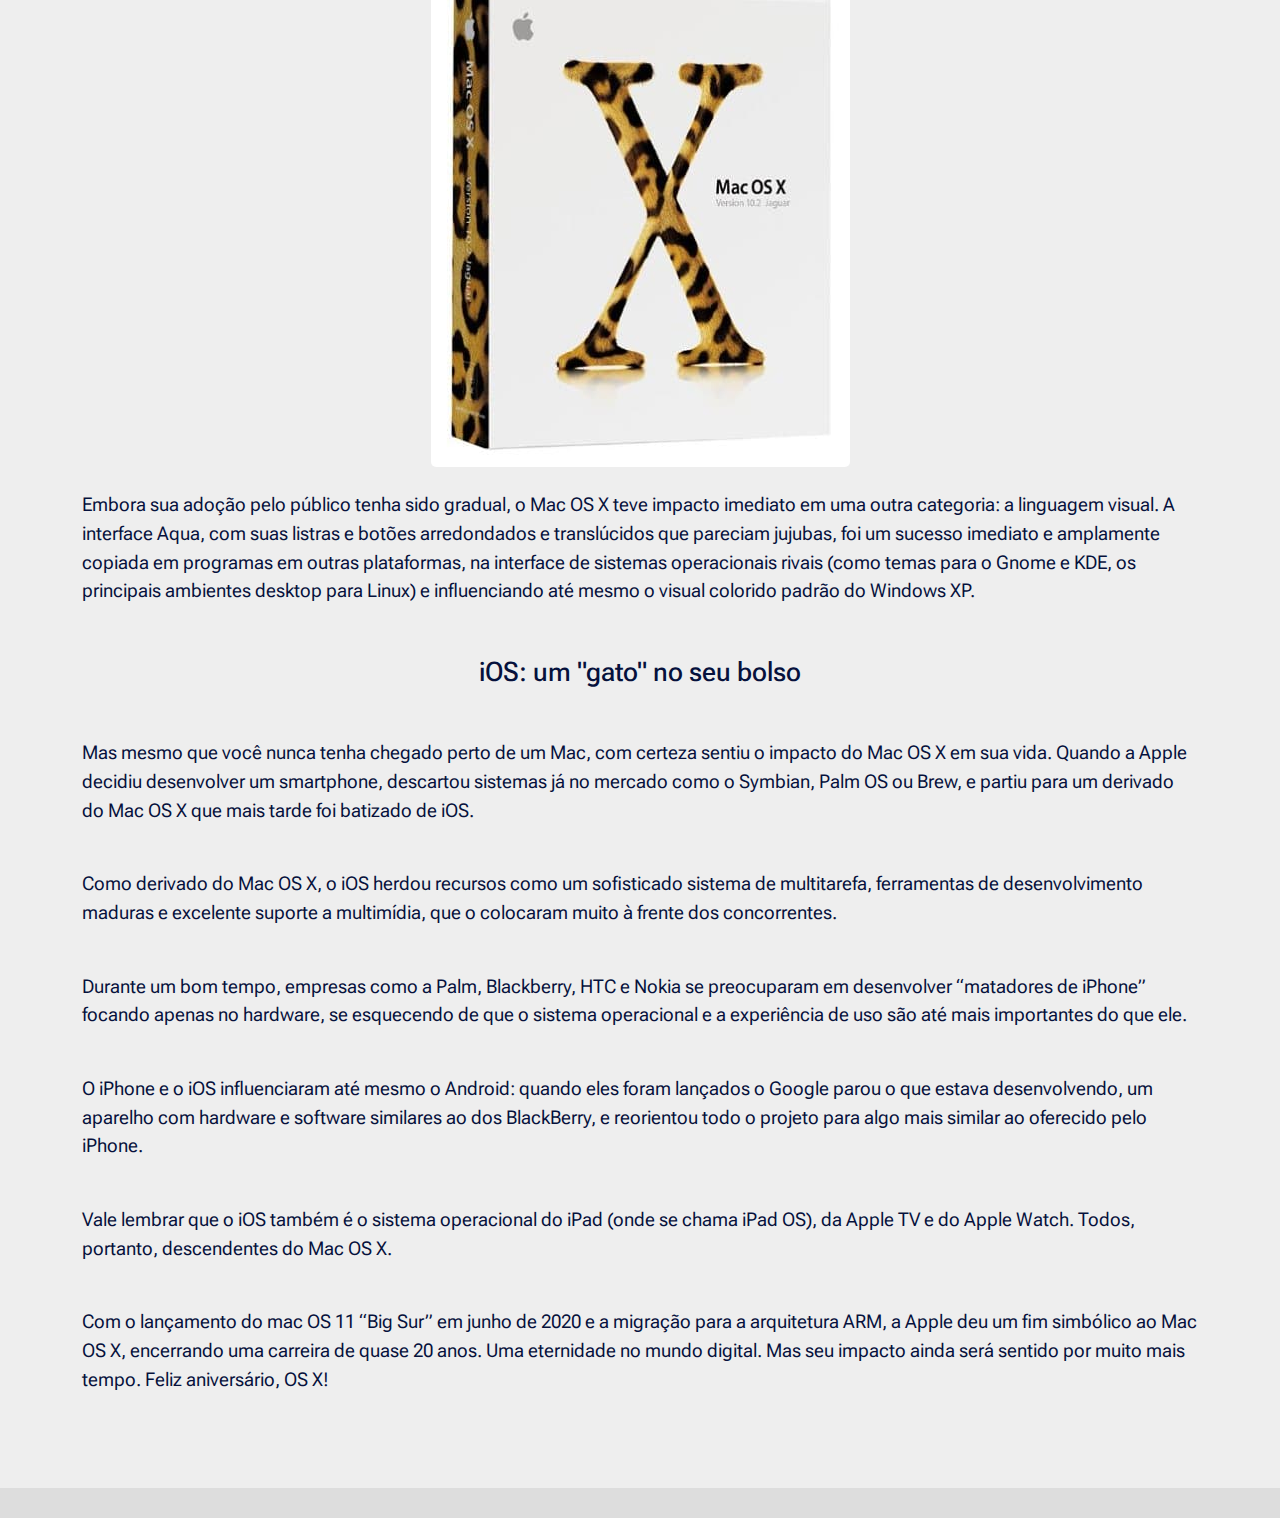
<file: paginas/macOS.html>
<!DOCTYPE html>
<html lang="pt-br">

<head>
    <meta charset="utf-8" />
    <meta http-equiv="X-UA-Compatible" content="IE=edge" />
    <meta name="viewport" content="width=device-width, initial-scale=1.0" />
    <link rel="preconnect" href="https://fonts.googleapis.com">
    <link rel="preconnect" href="https://fonts.gstatic.com" crossorigin>
    <link href="https://fonts.googleapis.com/css2?family=Roboto+Flex:opsz,wght@8..144,300&display=swap"
        rel="stylesheet">
    <link rel="preconnect" href="https://fonts.googleapis.com">
    <link rel="preconnect" href="https://fonts.gstatic.com" crossorigin>
    <link href="https://fonts.googleapis.com/css2?family=Koulen&display=swap" rel="stylesheet">
    <link href="https://cdn.jsdelivr.net/npm/bootstrap@5.1.3/dist/css/bootstrap.min.css" rel="stylesheet">
    <script src="https://cdn.jsdelivr.net/npm/bootstrap@5.1.3/dist/js/bootstrap.bundle.min.js"></script>
    <link rel="icon" href="../imagens/icone/icone.ico" />
    <link rel="stylesheet" href="../style.css" />
    <title>Mac OS</title>
    <script>
        function darkMode() {
            var objeto = document.getElementById("inicio");
            if (objeto.style.backgroundColor == 'rgb(6, 17, 60)') {
                /* modo claro */
                objeto.style.backgroundColor = 'rgb(238, 238, 238)';
                objeto = document.getElementById("logo");
                objeto.style.color = 'rgb(6, 17, 60)';
                objeto = document.getElementById("footer");
                objeto.style.backgroundColor = 'rgb(221, 221, 221)';
                objeto = document.getElementById("navbar1");
                objeto.style.backgroundColor = 'rgb(221, 221, 221)';
                objeto = document.getElementById("linkNav1");
                objeto.style.color = 'rgb(255, 140, 50)';
                objeto = document.getElementById("linkNav2");
                objeto.style.color = 'rgb(6, 17, 60)';
                objeto = document.getElementById("linkNav3");
                objeto.style.color = 'rgb(6, 17, 60)';
                objeto = document.getElementById("linkNav4");
                objeto.style.color = 'rgb(6, 17, 60)';
                objeto = document.getElementById("linkNav5");
                objeto.style.color = 'rgb(6, 17, 60)';
                objeto = document.getElementById("linkNav6");
                objeto.style.color = 'rgb(6, 17, 60)';
                objeto = document.getElementById("h1-1");
                objeto.style.color = 'rgb(6, 17, 60)';
                objeto = document.getElementById("h2-1");
                objeto.style.color = 'rgb(6, 17, 60)';
                objeto = document.getElementById("h2-2");
                objeto.style.color = 'rgb(6, 17, 60)';
                objeto = document.getElementById("h2-3");
                objeto.style.color = 'rgb(6, 17, 60)';
                objeto = document.getElementById("p1");
                objeto.style.color = 'rgb(6, 17, 60)';
                objeto = document.getElementById("p2");
                objeto.style.color = 'rgb(6, 17, 60)';
                objeto = document.getElementById("p3");
                objeto.style.color = 'rgb(6, 17, 60)';
                objeto = document.getElementById("p4");
                objeto.style.color = 'rgb(6, 17, 60)';
                objeto = document.getElementById("p5");
                objeto.style.color = 'rgb(6, 17, 60)';
                objeto = document.getElementById("p6");
                objeto.style.color = 'rgb(6, 17, 60)';
                objeto = document.getElementById("p7");
                objeto.style.color = 'rgb(6, 17, 60)';
                objeto = document.getElementById("p8");
                objeto.style.color = 'rgb(6, 17, 60)';
                objeto = document.getElementById("p9");
                objeto.style.color = 'rgb(6, 17, 60)';
                objeto = document.getElementById("p10");
                objeto.style.color = 'rgb(6, 17, 60)';
                objeto = document.getElementById("p11");
                objeto.style.color = 'rgb(6, 17, 60)';
                objeto = document.getElementById("p12");
                objeto.style.color = 'rgb(6, 17, 60)';
                objeto = document.getElementById("p13");
                objeto.style.color = 'rgb(6, 17, 60)';
                objeto = document.getElementById("p14");
                objeto.style.color = 'rgb(6, 17, 60)';
                objeto = document.getElementById("p15");
                objeto.style.color = 'rgb(6, 17, 60)';
                objeto = document.getElementById("p16");
                objeto.style.color = 'rgb(6, 17, 60)';
                objeto = document.getElementById("p17");
                objeto.style.color = 'rgb(6, 17, 60)';
                objeto = document.getElementById("p18");
                objeto.style.color = 'rgb(6, 17, 60)';
                objeto = document.getElementById("p19");
                objeto.style.color = 'rgb(6, 17, 60)';
            }
            else {
                /* modo escuro*/
                objeto.style.backgroundColor = 'rgb(6, 17, 60)';
                objeto = document.getElementById("logo");
                objeto.style.color = 'rgb(221, 221, 221)';
                objeto = document.getElementById("footer");
                objeto.style.backgroundColor = 'rgb(255, 140, 50)';
                objeto = document.getElementById("navbar1");
                objeto.style.color = 'rgb(6, 17, 60)';
                objeto.style.backgroundColor = 'rgb(255, 140, 50)';
                objeto = document.getElementById("linkNav1");
                objeto.style.color = 'rgb(255, 140, 50)';
                objeto = document.getElementById("linkNav2");
                objeto.style.color = 'rgb(221, 221, 221)';
                objeto = document.getElementById("linkNav3");
                objeto.style.color = 'rgb(221, 221, 221)';
                objeto = document.getElementById("linkNav4");
                objeto.style.color = 'rgb(221, 221, 221)';
                objeto = document.getElementById("linkNav5");
                objeto.style.color = 'rgb(221, 221, 221)';
                objeto = document.getElementById("linkNav6");
                objeto.style.color = 'rgb(221, 221, 221)';
                objeto = document.getElementById("h1-1");
                objeto.style.color = 'rgb(238, 238, 238)';
                objeto = document.getElementById("h2-1");
                objeto.style.color = 'rgb(238, 238, 238)';
                objeto = document.getElementById("h2-2");
                objeto.style.color = 'rgb(238, 238, 238)';
                objeto = document.getElementById("h2-3");
                objeto.style.color = 'rgb(238, 238, 238)';
                objeto = document.getElementById("p1");
                objeto.style.color = 'rgb(238, 238, 238)';
                objeto = document.getElementById("p2");
                objeto.style.color = 'rgb(238, 238, 238)';
                objeto = document.getElementById("p3");
                objeto.style.color = 'rgb(238, 238, 238)';
                objeto = document.getElementById("p4");
                objeto.style.color = 'rgb(238, 238, 238)';
                objeto = document.getElementById("p5");
                objeto.style.color = 'rgb(238, 238, 238)';
                objeto = document.getElementById("p6");
                objeto.style.color = 'rgb(238, 238, 238)';
                objeto = document.getElementById("p7");
                objeto.style.color = 'rgb(238, 238, 238)';
                objeto = document.getElementById("p8");
                objeto.style.color = 'rgb(238, 238, 238)';
                objeto = document.getElementById("p9");
                objeto.style.color = 'rgb(238, 238, 238)';
                objeto = document.getElementById("p10");
                objeto.style.color = 'rgb(238, 238, 238)';
                objeto = document.getElementById("p11");
                objeto.style.color = 'rgb(238, 238, 238)';
                objeto = document.getElementById("p12");
                objeto.style.color = 'rgb(238, 238, 238)';
                objeto = document.getElementById("p13");
                objeto.style.color = 'rgb(238, 238, 238)';
                objeto = document.getElementById("p14");
                objeto.style.color = 'rgb(238, 238, 238)';
                objeto = document.getElementById("p15");
                objeto.style.color = 'rgb(238, 238, 238)';
                objeto = document.getElementById("p16");
                objeto.style.color = 'rgb(238, 238, 238)';
                objeto = document.getElementById("p17");
                objeto.style.color = 'rgb(238, 238, 238)';
                objeto = document.getElementById("p18");
                objeto.style.color = 'rgb(238, 238, 238)';
                objeto = document.getElementById("p19");
                objeto.style.color = 'rgb(238, 238, 238)';
               
            }
        }
    </script>

</head>

<body id="inicio">
    <header>
        <nav id="navbar1" class="navbar navbar-expand-sm bg-meu text-center navbar-dark">
            <a id="logo" class="navbar-brand m-2" href="#" style="color: rgb(6, 17, 60);">Explorando SOs</a>
            <button class="navbar-toggler" type="button" data-bs-toggle="collapse" data-bs-target="#collapsibleNavbar">
                <span class="navbar-toggler-icon" style="color:#eeeeee; "></span>
            </button>
            <div class="collapse navbar-collapse espacamento-nav justify-content-end cor-nav" id="collapsibleNavbar">
                <ul class="navbar-nav ">
                    <li class="nav-item"><a id="linkNav2" href="../index.html">Home</a></li>
                    <li class="nav-item"><a id="linkNav3" href="windows.html">Windows</a></li>
                    <li class="nav-item"><a id="linkNav4" href="linux.html">Linux</a></li>
                    <li id="listaNav1" class="nav-item ativa"><a id="linkNav1" href="macOS.html">Mac OS</a></li>
                    <li class="nav-item"><a id="linkNav5" href="sobre.html">Sobre</a></li>
                    <li class="nav-item"><a id="linkNav6" href="#footer">Fim</a></li>
                    <li class="nav-item">
                        <input id="toogle" class="toogle" type="checkbox" NAME="grupo1" onclick="darkMode()" value="valor1">
                        <label for="toogle"></label>
                    </li>
                </ul>
            </div>
        </nav>
    </header>


    <main>
        <div class="container">
            <h1 id="h1-1">História do Mac OS</h1>
            <p id="p1">
                Há exatos 20 anos, em 24 de março de 2001, a Apple lançava o Mac OS X 10.0. O sistema operacional, do
                qual o atual mac OS "Big Sur" é descendente, ajudou a Apple a se livrar do legado da década de 80,
                popularizou uma nova linguagem visual e revolucionou o mercado de dispositivos móveis, entre outros
                feitos.<br /><br />
            </p>
            <p id="p2">
                Mas, na verdade, a história do Mac OS X começa muito antes, mais especificamente em 1989. Naquele ano a
                NeXT, empresa fundada por Steve Jobs após sua saída da Apple em 1985, lançou o NeXT Computer, uma
                estação de trabalho revolucionária para a época, voltada para o mercado educacional.<br /><br />
            </p>
            <h2 id="h2-1">O ancestral do Mac OS X</h2>
            <p id="p3">
                A NeXT desenvolveu para seu computador um sistema operacional baseado em Unix, o NeXTSTEP, com uma
                interface gráfica amigável e recursos que facilitavam enormemente o desenvolvimento de aplicativos,
                usando ferramentas visuais para a construção de interfaces e o conceito de orientação a objetos para
                reaproveitamento de código.<br /><br />
            </p>
            <p id="p4">
                Ao longo dos anos a NeXT abandonou o mercado de hardware e focou no desenvolvimento do NeXTSTEP,
                adaptando-o para arquiteturas como os PCs. Quando a Apple comprou a NeXT e trouxe Steve Jobs de volta,
                em 1997, o executivo encontrou uma companhia à beira da ruína, que precisava não só de dinheiro para
                continuar existindo como de uma injeção de novas tecnologias para se manter competitiva.<br /><br />
            </p>
            <p id="p5">
                O sistema operacional da época, conhecido como Mac OS (note o M maiúsculo, que o diferencia do atual),
                era descendente direto do "System Software" criado para o primeiro Macintosh em 1984. Apesar de fácil de
                usar, era notoriamente instável. Um único aplicativo mal-comportado poderia derrubar o sistema todo,
                exigindo que o computador fosse reiniciado. E azar o seu se não tivesse salvo seu trabalho.<br /><br />
            </p>
            <p id="p6">
                Também era deficiente no suporte a tecnologias de rede, especialmente na interoperabilidade com padrões
                de outros fabricantes. Justamente áreas onde o NeXTSTEP se destacava: a World Wide Web (WWW) foi criada
                por Tim Berners-Lee em um NeXT Cube rodando NeXTSTEP.<br /><br />
            </p>
            <img src="../imagens/mac_os/NeXTcube_first_webserver.jpg" alt="NeXTcube" title="NeXTcube" /><br />
            <p id="p7">
                Por isso, a Apple decidiu abandonar esforços anteriores para “modernizar” o Mac OS e adotou o NeXTSTEP
                como substituto. O sistema foi rebatizado como Mac OS X, com o X simbolizando tanto sua descendência do
                Unix quanto o fato de que era a "décima geração" do Mac OS. Adicione a ele uma nova interface mais
                similar à do sistema "clássico", um ambiente de compatibilidade para que os programas antigos ainda
                pudessem ser executados e você tem o Mac OS X 10.0.<br /><br />
            </p>

            <h2 id="h2-2">Os primeiros passos foram cambaleantes</h2>
            <p id="p8">
                E aí o sistema chegou às lojas, foi um sucesso e todos viveram felizes para sempre, certo? Errado. A
                transição foi árdua: o sistema era muito mais pesado que o Mac OS clássico, a compatibilidade com os
                programas antigos deixava a desejar e recursos das versões anteriores simplesmente não
                existiam.<br /><br />
            </p>
            <p id="p9">
                Entre os pioneiros que adotaram o "Cheetah", codinome desta versão, era comum que seus computadores
                tivessem duas partições, uma com o Mac OS clássico para o trabalho mais sério, e outra com o Mac OS X
                para experimentar.<br /><br />
            </p>
            <p id="p10">
                As coisas começaram a melhorar em setembro de 2001 quando o primeiro upgrade, o Mac OS 10.1 "Puma",
                chegou ao mercado, trazendo principalmente um grande ganho de desempenho e recursos como a capacidade de
                reproduzir DVDs.<br /><br />
            </p>
            <img src="../imagens/mac_os/interface_macOS_X.png" alt="Interface Mac OS X"
                title="Interface Mac OS X" /><br />
            <p id="p11">
                O sistema foi distribuído, em CD, como um upgrade gratuito para os usuários do Mac OS 10.0 e se tornou o
                "sistema padrão" de todos os novos Macs a partir de janeiro de 2002. Mas foi só com o lançamento do Mac
                OS X 10.2 "Jaguar", em agosto de 2002, que o sistema começou a cair nas graças do grande
                público.<br /><br />
            </p>
            <p id="p12">
                Também foi com o "Jaguar" que a Apple começou a usar publicamente os codinomes de seus sistemas
                operacionais, todos baseados em "grandes felinos", em seu marketing e nos materiais voltados aos
                consumidores. Depois dele tivemos o Panther, Tiger, Leopard, Snow Leopard, Lion e Mountain Lion. A
                tradição só foi quebrada com o Mac OS X 10.9 "Mavericks" por um motivo simples: <strong>acabaram os
                    grandes gatos.</strong><br /><br />
            </p>
            <img src="../imagens/mac_os/caixa_macOS_10.2X_jaguar.jpg" alt="Caixa Mac OS 10.2 X 'Jaguar'"
                title="Caixa Mac OS 10.2 X 'Jaguar'" style="width: 419px; height: 500px;"><br />
            <p id="p13">
                Embora sua adoção pelo público tenha sido gradual, o Mac OS X teve impacto imediato em uma outra
                categoria: a linguagem visual. A interface Aqua, com suas listras e botões arredondados e translúcidos
                que pareciam jujubas, foi um sucesso imediato e amplamente copiada em programas em outras plataformas,
                na interface de sistemas operacionais rivais (como temas para o Gnome e KDE, os principais ambientes
                desktop para Linux) e influenciando até mesmo o visual colorido padrão do Windows XP.
            </p>

            <h2 id="h2-3">iOS: um "gato" no seu bolso</h2>
            <p id="p14">
                Mas mesmo que você nunca tenha chegado perto de um Mac, com certeza sentiu o impacto do Mac OS X em sua
                vida. Quando a Apple decidiu desenvolver um smartphone, descartou sistemas já no mercado como o Symbian,
                Palm OS ou Brew, e partiu para um derivado do Mac OS X que mais tarde foi batizado de iOS.<br /><br />
            </p>
            <p id="p15">
                Como derivado do Mac OS X, o iOS herdou recursos como um sofisticado sistema de multitarefa, ferramentas
                de desenvolvimento maduras e excelente suporte a multimídia, que o colocaram muito à frente dos
                concorrentes.<br /><br />
            </p>
            <p id="p16">
                Durante um bom tempo, empresas como a Palm, Blackberry, HTC e Nokia se preocuparam em desenvolver
                “matadores de iPhone” focando apenas no hardware, se esquecendo de que o sistema operacional e a
                experiência de uso são até mais importantes do que ele.<br /><br />
            </p>
            <p id="p17">
                O iPhone e o iOS influenciaram até mesmo o Android: quando eles foram lançados o Google parou o que
                estava desenvolvendo, um aparelho com hardware e software similares ao dos BlackBerry, e reorientou todo
                o projeto para algo mais similar ao oferecido pelo iPhone.<br /><br />
            </p>
            <p id="p18">
                Vale lembrar que o iOS também é o sistema operacional do iPad (onde se chama iPad OS), da Apple TV e do
                Apple Watch. Todos, portanto, descendentes do Mac OS X.<br /><br />
            </p>
            <p id="p19">
                Com o lançamento do mac OS 11 “Big Sur” em junho de 2020 e a migração para a arquitetura ARM, a Apple
                deu um fim simbólico ao Mac OS X, encerrando uma carreira de quase 20 anos. Uma eternidade no mundo
                digital. Mas seu impacto ainda será sentido por muito mais tempo. Feliz aniversário, OS X!<br /><br />
            </p>
        </div>
    </main><br /><br />

    <footer id="footer"></footer>

</body>

</html>
</file>
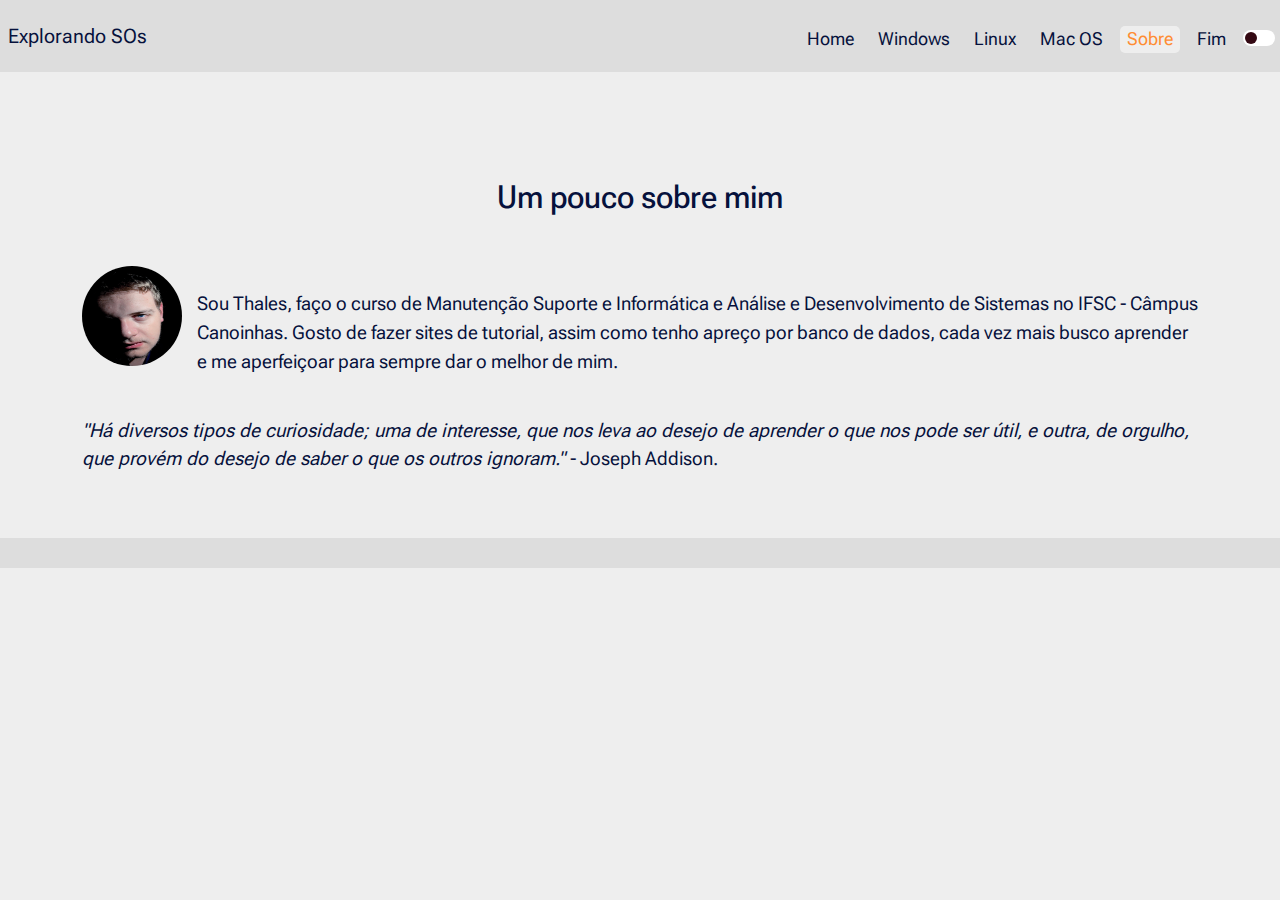
<file: paginas/sobre.html>
<!DOCTYPE html>
<html lang="pt-br">

<head>
    <meta charset="utf-8" />
    <meta http-equiv="X-UA-Compatible" content="IE=edge" />
    <meta name="viewport" content="width=device-width, initial-scale=1.0" />
    <link rel="preconnect" href="https://fonts.googleapis.com">
    <link rel="preconnect" href="https://fonts.gstatic.com" crossorigin>
    <link href="https://fonts.googleapis.com/css2?family=Roboto+Flex:opsz,wght@8..144,300&display=swap"
        rel="stylesheet">
    <link rel="preconnect" href="https://fonts.googleapis.com">
    <link rel="preconnect" href="https://fonts.gstatic.com" crossorigin>
    <link href="https://fonts.googleapis.com/css2?family=Koulen&display=swap" rel="stylesheet">
    <link href="https://cdn.jsdelivr.net/npm/bootstrap@5.1.3/dist/css/bootstrap.min.css" rel="stylesheet">
    <script src="https://cdn.jsdelivr.net/npm/bootstrap@5.1.3/dist/js/bootstrap.bundle.min.js"></script>
    <link rel="icon" href="../imagens/icone/icone.ico" />
    <link rel="stylesheet" href="../style.css" />
    <title>Sobre o Autor</title>
    <script>
        function darkMode() {
            var objeto = document.getElementById("inicio");
            if (objeto.style.backgroundColor == 'rgb(6, 17, 60)') {
                /* modo claro */
                objeto.style.backgroundColor = 'rgb(238, 238, 238)';
                objeto = document.getElementById("logo");
                objeto.style.color = 'rgb(6, 17, 60)';
                objeto = document.getElementById("footer");
                objeto.style.backgroundColor = 'rgb(221, 221, 221)';
                objeto = document.getElementById("navbar1");
                objeto.style.backgroundColor = 'rgb(221, 221, 221)';
                objeto = document.getElementById("linkNav1");
                objeto.style.color = 'rgb(255, 140, 50)';
                objeto = document.getElementById("linkNav2");
                objeto.style.color = 'rgb(6, 17, 60)';
                objeto = document.getElementById("linkNav3");
                objeto.style.color = 'rgb(6, 17, 60)';
                objeto = document.getElementById("linkNav4");
                objeto.style.color = 'rgb(6, 17, 60)';
                objeto = document.getElementById("linkNav5");
                objeto.style.color = 'rgb(6, 17, 60)';
                objeto = document.getElementById("linkNav6");
                objeto.style.color = 'rgb(6, 17, 60)';
                objeto = document.getElementById("h1-1");
                objeto.style.color = 'rgb(6, 17, 60)';
                objeto = document.getElementById("p1");
                objeto.style.color = 'rgb(6, 17, 60)';
                objeto = document.getElementById("p2");
                objeto.style.color = 'rgb(6, 17, 60)';
            }
            else {
                /* modo escuro*/
                objeto.style.backgroundColor = 'rgb(6, 17, 60)';
                objeto = document.getElementById("logo");
                objeto.style.color = 'rgb(221, 221, 221)';
                objeto = document.getElementById("footer");
                objeto.style.backgroundColor = 'rgb(255, 140, 50)';
                objeto = document.getElementById("navbar1");
                objeto.style.color = 'rgb(6, 17, 60)';
                objeto.style.backgroundColor = 'rgb(255, 140, 50)';
                objeto = document.getElementById("linkNav1");
                objeto.style.color = 'rgb(255, 140, 50)';
                objeto = document.getElementById("linkNav2");
                objeto.style.color = 'rgb(221, 221, 221)';
                objeto = document.getElementById("linkNav3");
                objeto.style.color = 'rgb(221, 221, 221)';
                objeto = document.getElementById("linkNav4");
                objeto.style.color = 'rgb(221, 221, 221)';
                objeto = document.getElementById("linkNav5");
                objeto.style.color = 'rgb(221, 221, 221)';
                objeto = document.getElementById("linkNav6");
                objeto.style.color = 'rgb(221, 221, 221)';
                objeto = document.getElementById("h1-1");
                objeto.style.color = 'rgb(238, 238, 238)';
                objeto = document.getElementById("p1");
                objeto.style.color = 'rgb(238, 238, 238)';
                objeto = document.getElementById("p2");
                objeto.style.color = 'rgb(238, 238, 238)';

            }
        }
    </script>

</head>

<body id="inicio">
    <header>
        <nav id="navbar1" class="navbar navbar-expand-sm bg-meu text-center navbar-dark">
            <a id="logo" class="navbar-brand m-2" href="#" style="color: rgb(6, 17, 60);">Explorando SOs</a>
            <button class="navbar-toggler" type="button" data-bs-toggle="collapse" data-bs-target="#collapsibleNavbar">
                <span class="navbar-toggler-icon" style="color:#eeeeee; "></span>
            </button>
            <div class="collapse navbar-collapse espacamento-nav justify-content-end cor-nav" id="collapsibleNavbar">
                <ul class="navbar-nav ">
                    <li class="nav-item"><a id="linkNav2" href="../index.html">Home</a></li>
                    <li class="nav-item"><a id="linkNav3" href="windows.html">Windows</a></li>
                    <li class="nav-item"><a id="linkNav4" href="linux.html">Linux</a></li>
                    <li class="nav-item"><a id="linkNav5" href="macOS.html">Mac OS</a></li>
                    <li id="listaNav1" class="nav-item ativa"><a id="linkNav1" href="sobre.html">Sobre</a></li>
                    <li class="nav-item"><a id="linkNav6" href="#footer">Fim</a></li>
                    <li class="nav-item">
                        <input id="toogle" class="toogle" type="checkbox" NAME="grupo1" onclick="darkMode()"
                            value="valor1">
                        <label for="toogle"></label>
                    </li>
                </ul>
            </div>
        </nav>
    </header>

    <main>
        <div class="container">
            <h1 id="h1-1">Um pouco sobre mim</h1>

            <img src="../imagens/eu/eu.jpeg" alt="Imagem do desenvolvedor do site"
                title="Imagem do desenvolvedor do site" id="minha_imagem" /><br />
            <p id="p1">
                Sou Thales, faço o curso de Manutenção Suporte e Informática e Análise e Desenvolvimento de
                Sistemas no IFSC - Câmpus Canoinhas.
                Gosto de fazer sites de tutorial, assim como tenho apreço por banco de dados, cada vez mais
                busco aprender e me aperfeiçoar para sempre dar o melhor de mim.
            </p><br />
            <p id="p2">
                <em>
                    "Há diversos tipos de curiosidade; uma de interesse, que nos leva ao desejo de aprender o que nos
                    pode ser útil, e outra, de orgulho, que provém do desejo de saber o que os outros ignoram."
                </em> - Joseph Addison.
            </p>
        </div>
    </main><br /><br />

    <footer id="footer"></footer>

</body>

</html>
</file>
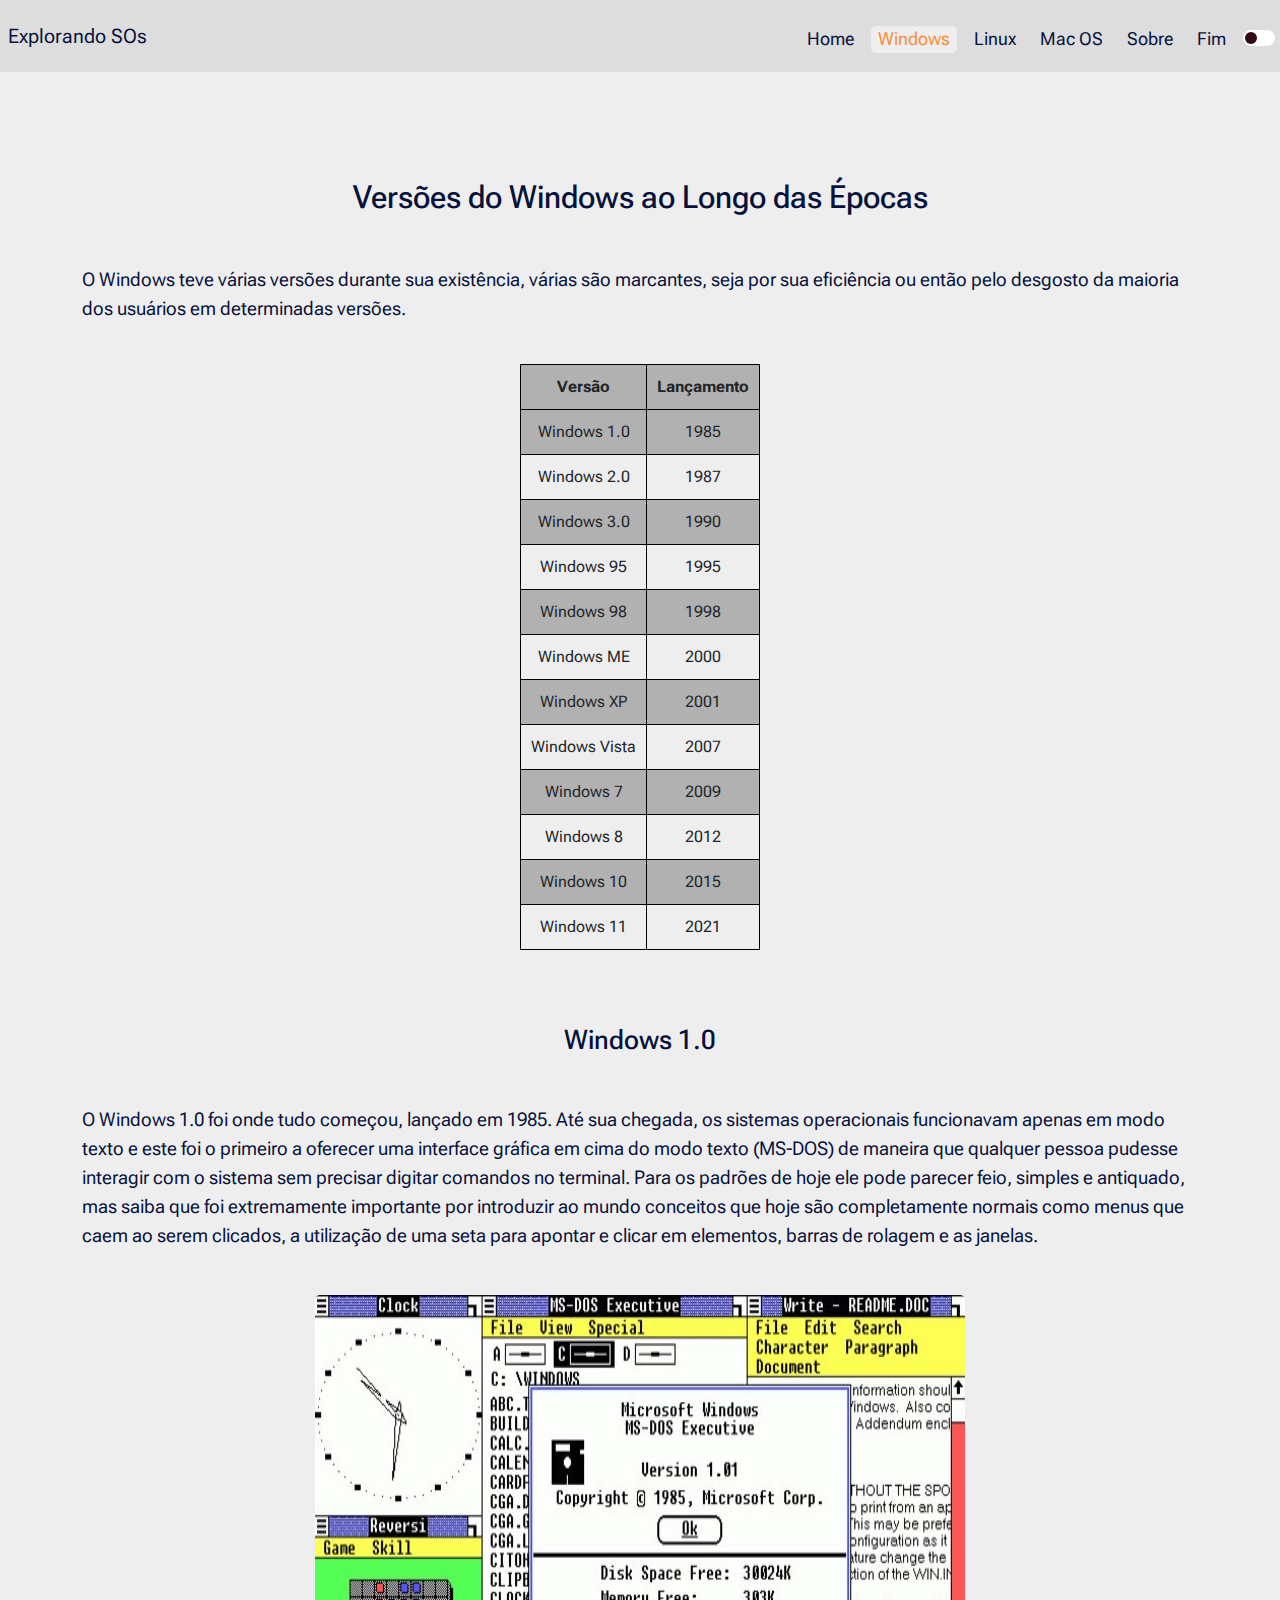
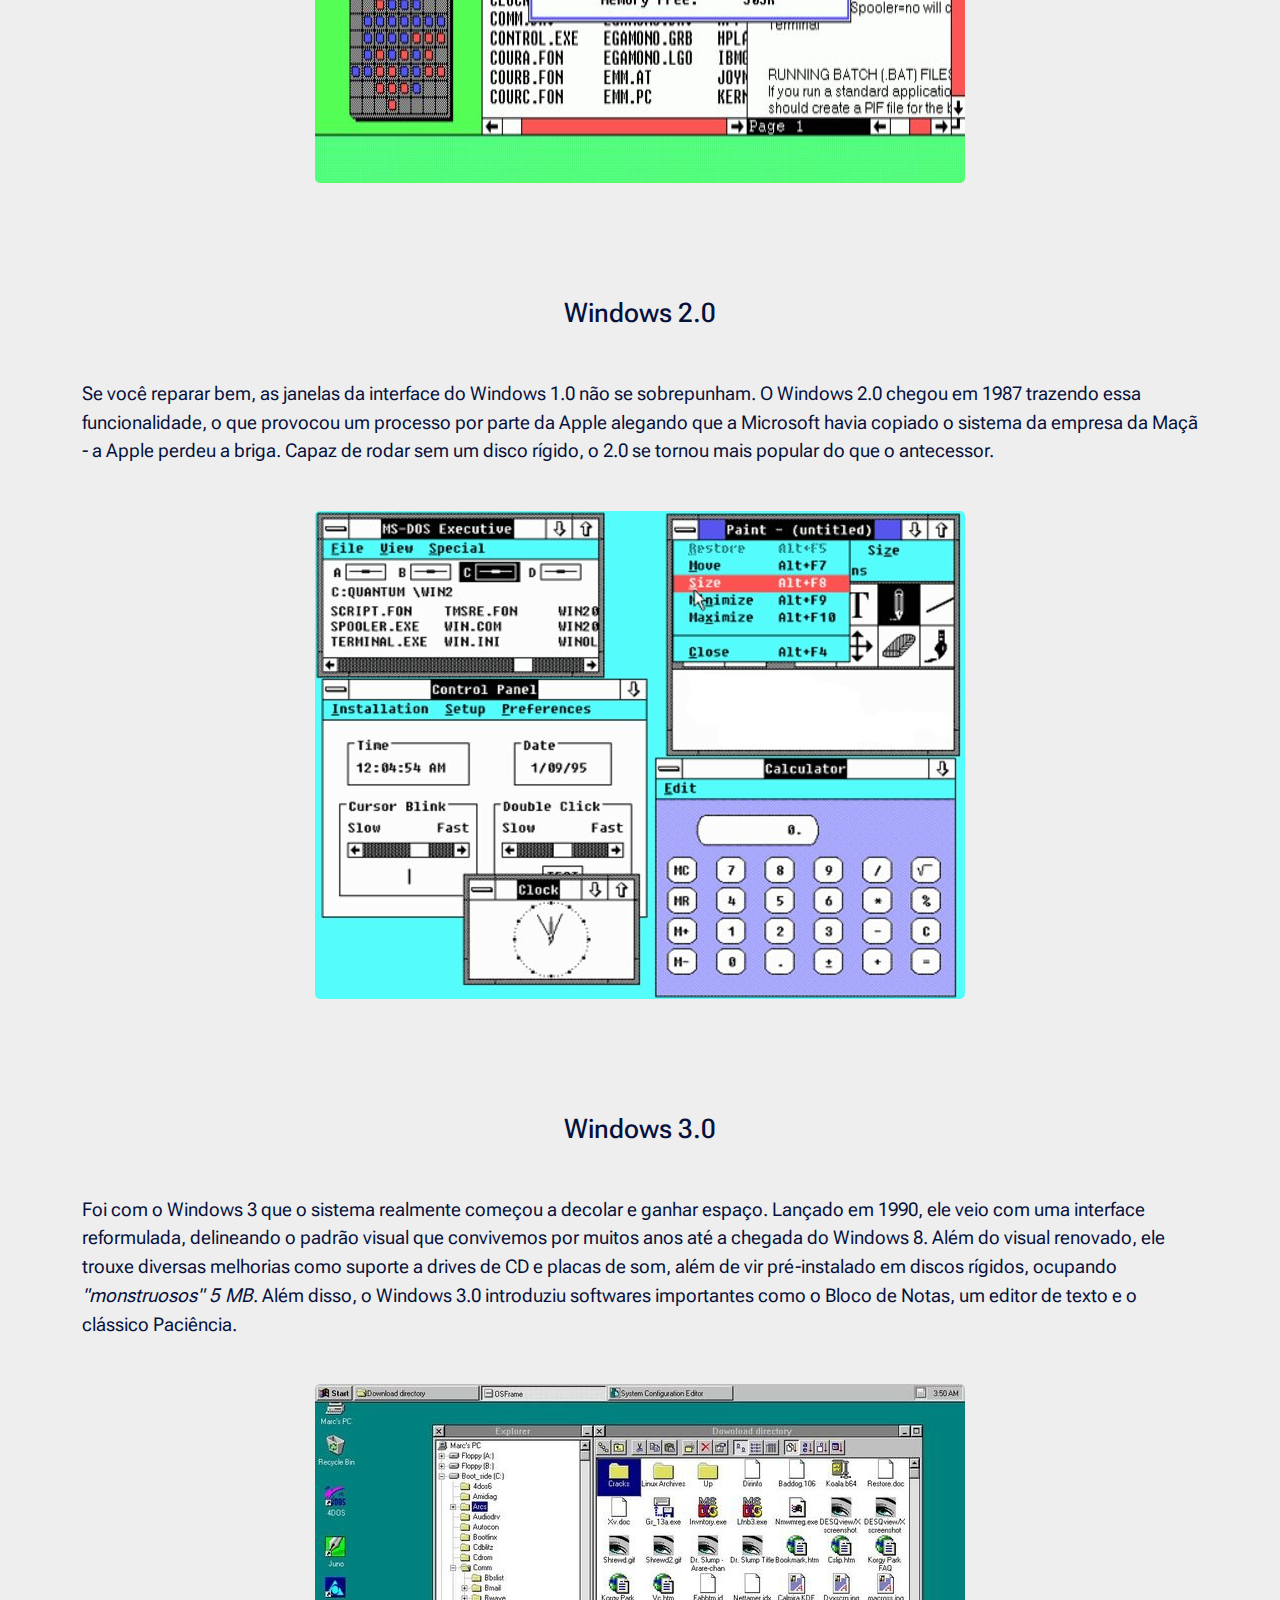
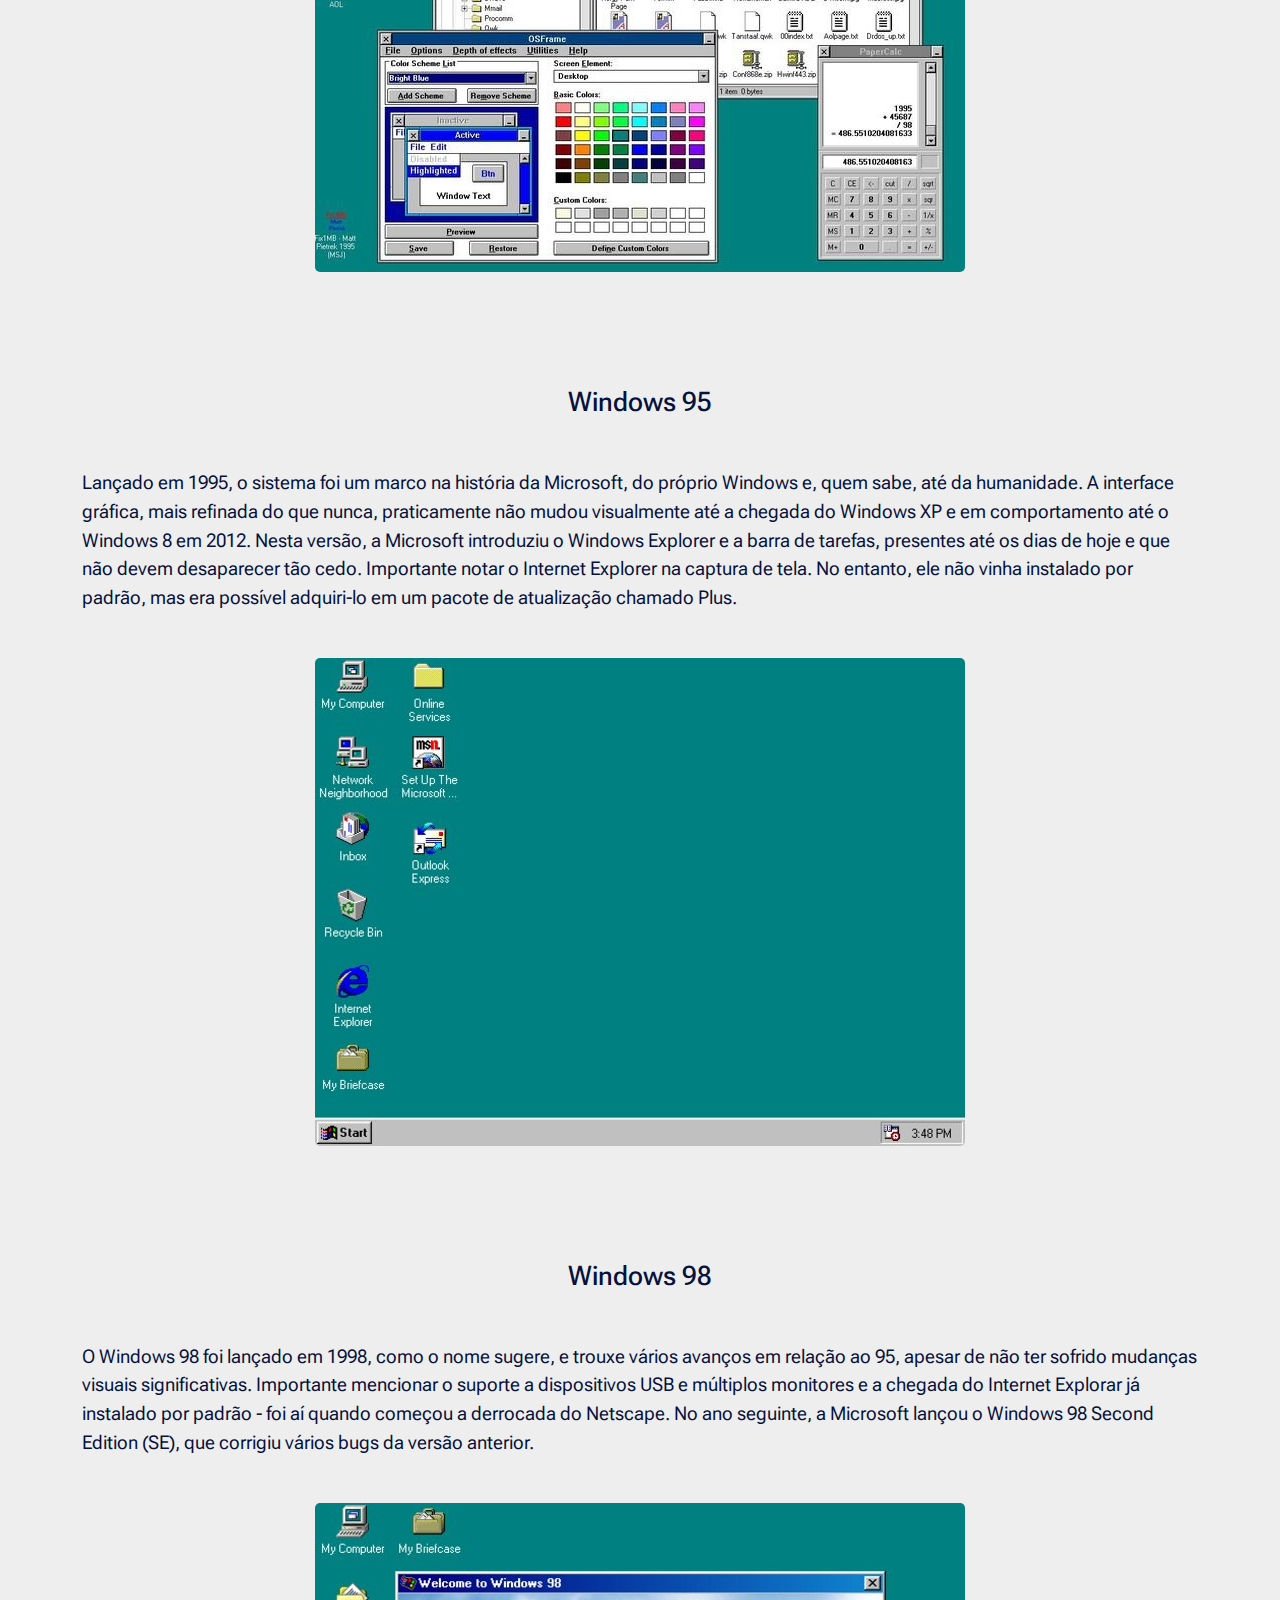
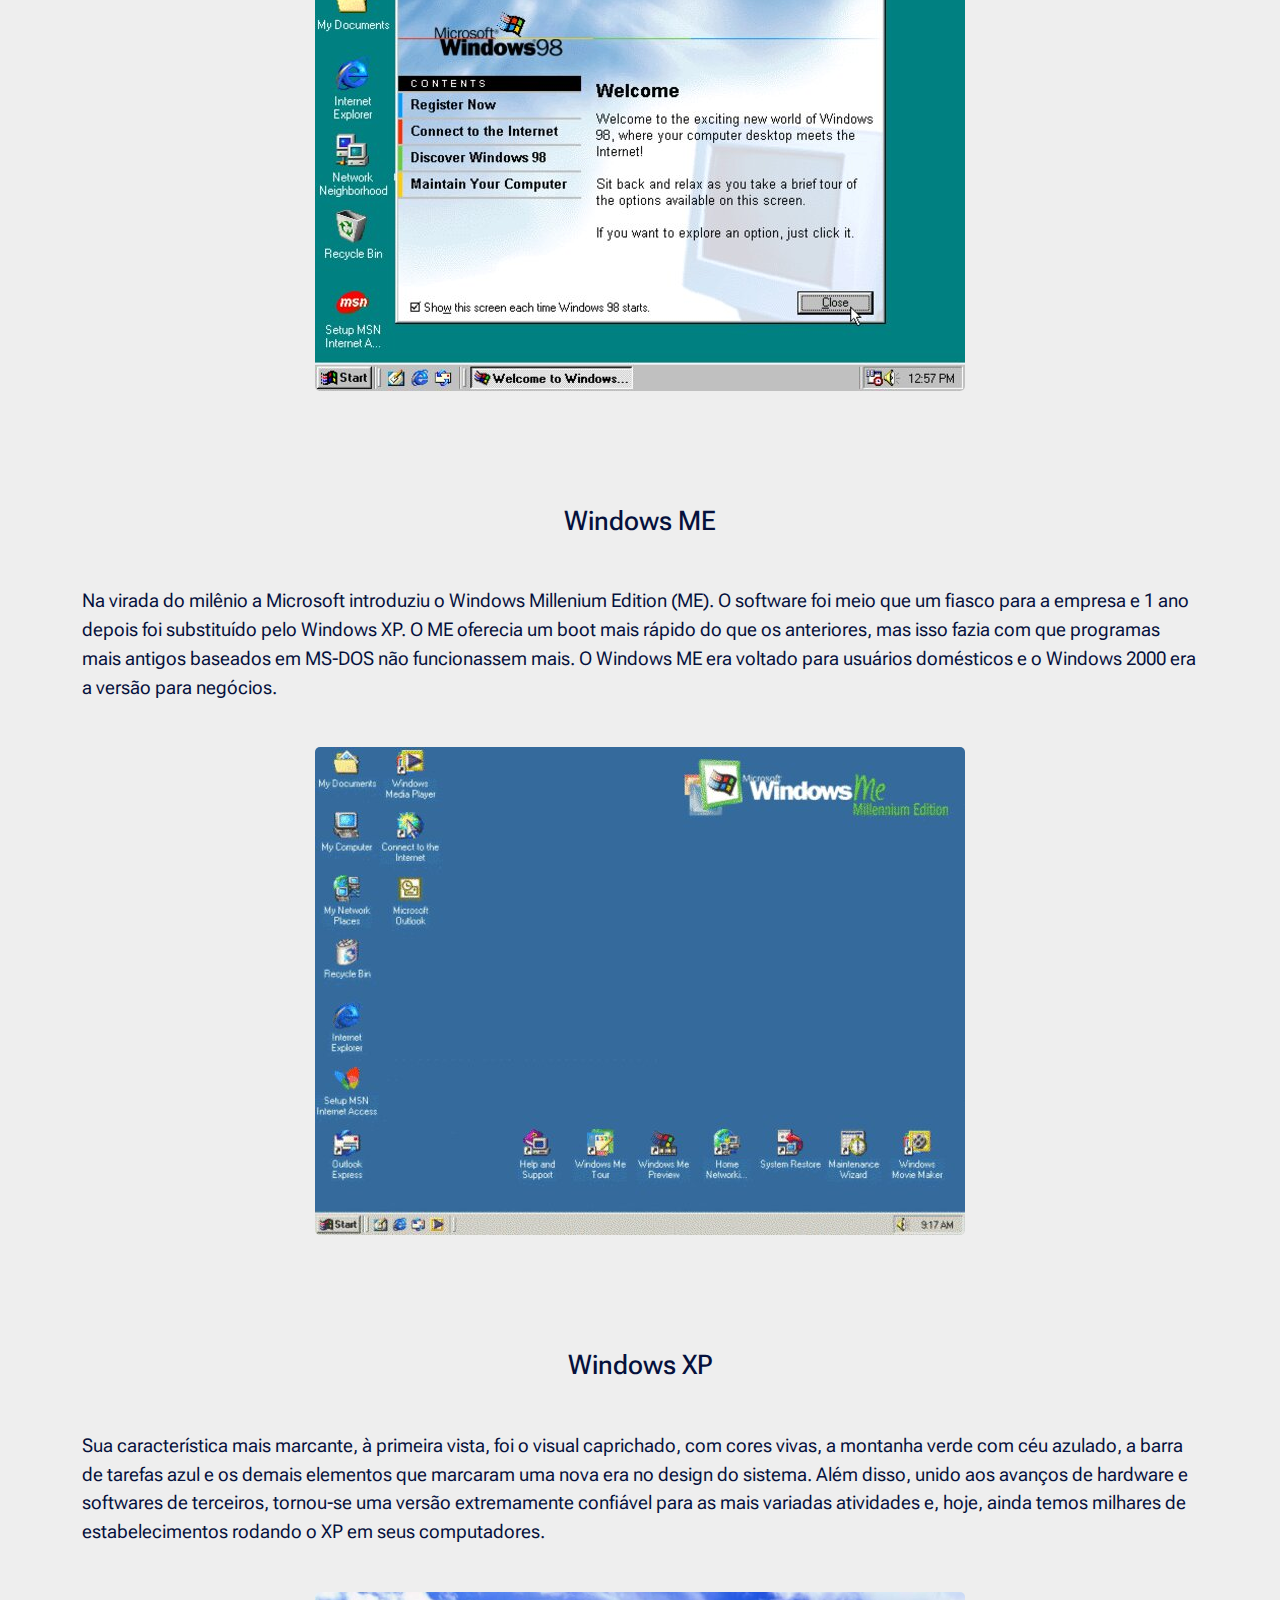
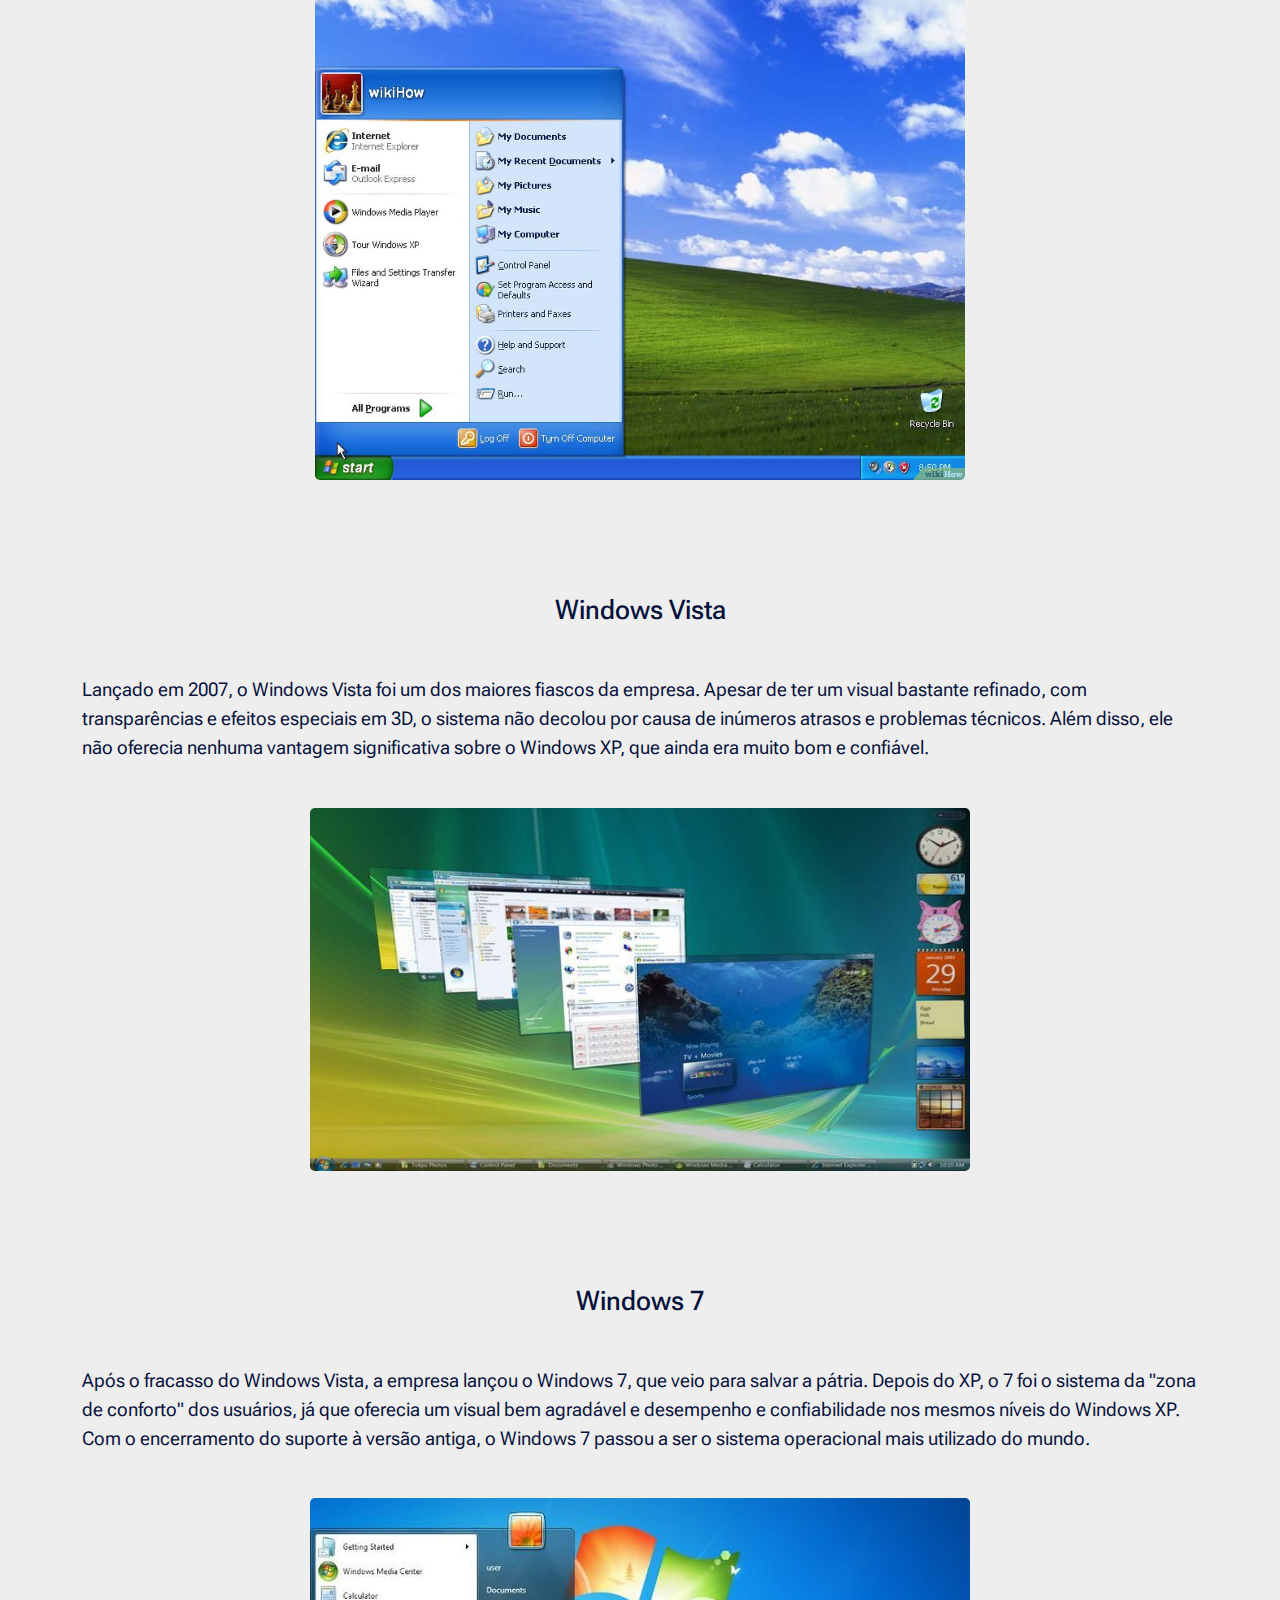
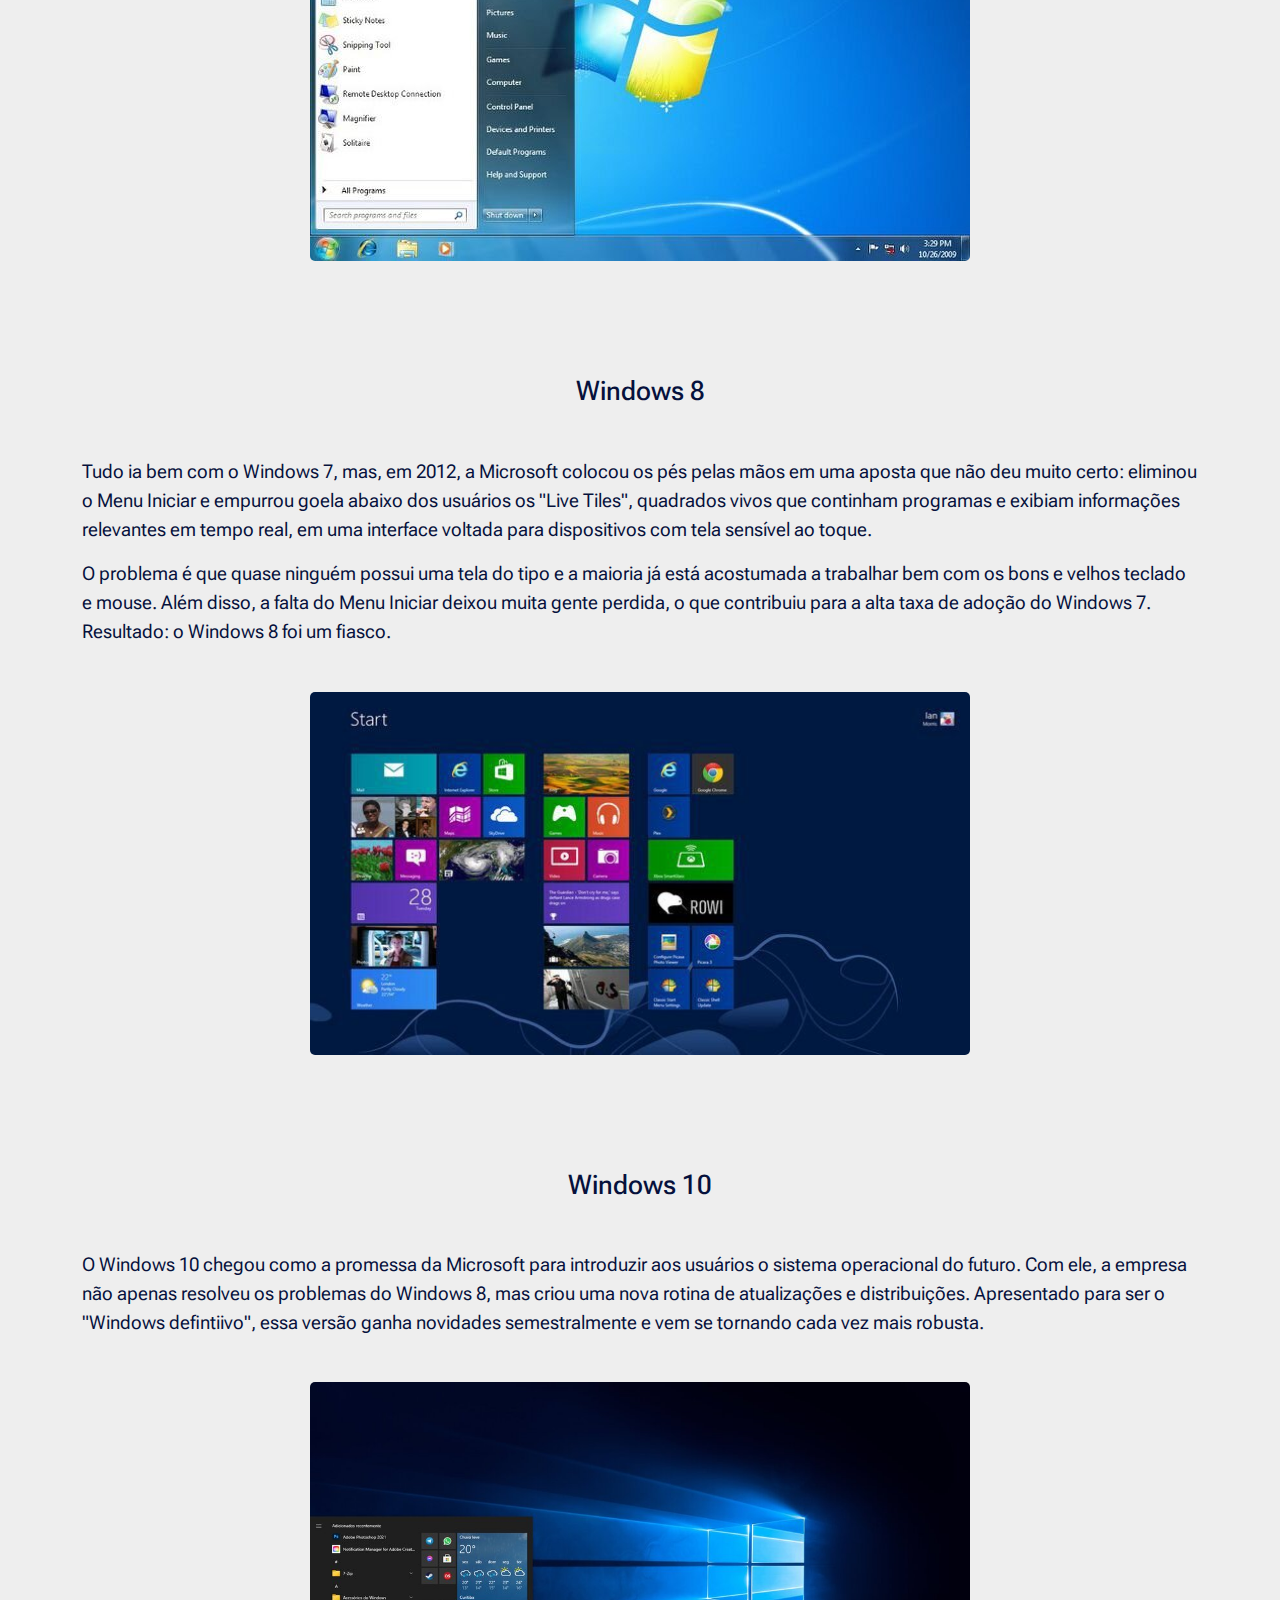
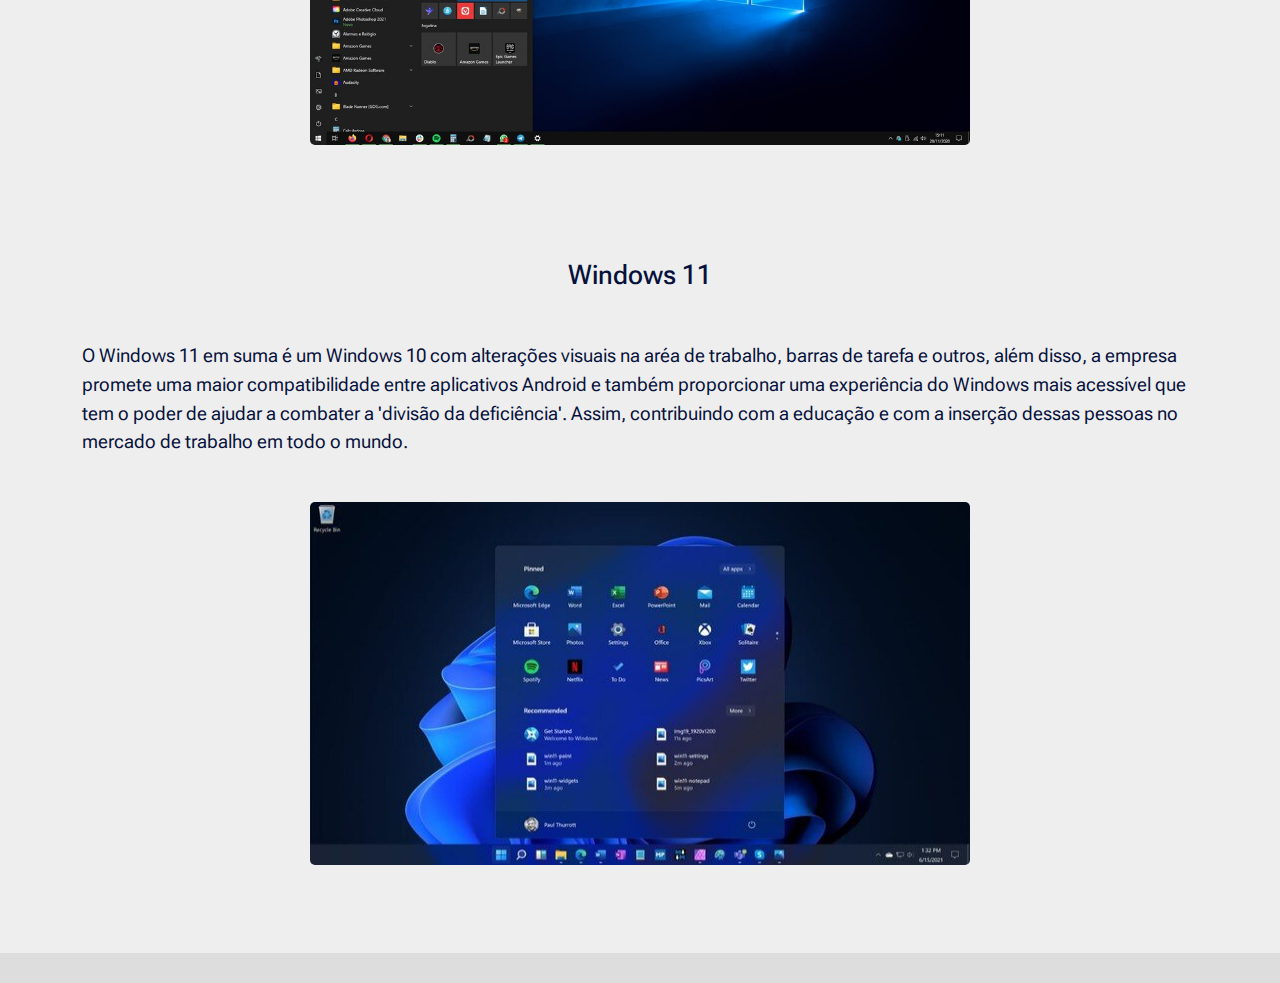
<file: paginas/windows.html>
<!DOCTYPE html>
<html lang="pt-br">

<head>
    <meta charset="utf-8" />
    <meta http-equiv="X-UA-Compatible" content="IE=edge" />
    <meta name="viewport" content="width=device-width, initial-scale=1.0" />
    <link rel="preconnect" href="https://fonts.googleapis.com">
    <link rel="preconnect" href="https://fonts.gstatic.com" crossorigin>
    <link href="https://fonts.googleapis.com/css2?family=Roboto+Flex:opsz,wght@8..144,300&display=swap"
        rel="stylesheet">
    <link rel="preconnect" href="https://fonts.googleapis.com">
    <link rel="preconnect" href="https://fonts.gstatic.com" crossorigin>
    <link href="https://fonts.googleapis.com/css2?family=Koulen&display=swap" rel="stylesheet">
    <link href="https://cdn.jsdelivr.net/npm/bootstrap@5.1.3/dist/css/bootstrap.min.css" rel="stylesheet">
    <script src="https://cdn.jsdelivr.net/npm/bootstrap@5.1.3/dist/js/bootstrap.bundle.min.js"></script>
    <link rel="icon" href="../imagens/icone/icone.ico" />
    <link rel="stylesheet" href="../style.css" />
    <title>Windows</title>

    <script>
        function darkMode() {
            var objeto = document.getElementById("inicio");
            if (objeto.style.backgroundColor == 'rgb(6, 17, 60)') {
                /* modo claro */
                objeto.style.backgroundColor = 'rgb(238, 238, 238)';
                objeto = document.getElementById("logo");
                objeto.style.color = 'rgb(6, 17, 60)';
                objeto = document.getElementById("footer");
                objeto.style.backgroundColor = 'rgb(221, 221, 221)';
                objeto = document.getElementById("navbar1");
                objeto.style.backgroundColor = 'rgb(221, 221, 221)';
                objeto = document.getElementById("linkNav1");
                objeto.style.color = 'rgb(255, 140, 50)';
                objeto = document.getElementById("linkNav2");
                objeto.style.color = 'rgb(6, 17, 60)';
                objeto = document.getElementById("linkNav3");
                objeto.style.color = 'rgb(6, 17, 60)';
                objeto = document.getElementById("linkNav4");
                objeto.style.color = 'rgb(6, 17, 60)';
                objeto = document.getElementById("linkNav5");
                objeto.style.color = 'rgb(6, 17, 60)';
                objeto = document.getElementById("linkNav6");
                objeto.style.color = 'rgb(6, 17, 60)';
                objeto = document.getElementById("h1-1");
                objeto.style.color = 'rgb(6, 17, 60)';
                objeto = document.getElementById("p1");
                objeto.style.color = 'rgb(6, 17, 60)';
                objeto = document.getElementById("p2");
                objeto.style.color = 'rgb(6, 17, 60)';
                objeto = document.getElementById("p3");
                objeto.style.color = 'rgb(6, 17, 60)';
                objeto = document.getElementById("p4");
                objeto.style.color = 'rgb(6, 17, 60)';
                objeto = document.getElementById("p5");
                objeto.style.color = 'rgb(6, 17, 60)';
                objeto = document.getElementById("p6");
                objeto.style.color = 'rgb(6, 17, 60)';
                objeto = document.getElementById("p7");
                objeto.style.color = 'rgb(6, 17, 60)';
                objeto = document.getElementById("p8");
                objeto.style.color = 'rgb(6, 17, 60)';
                objeto = document.getElementById("p9");
                objeto.style.color = 'rgb(6, 17, 60)';
                objeto = document.getElementById("p10");
                objeto.style.color = 'rgb(6, 17, 60)';
                objeto = document.getElementById("p11");
                objeto.style.color = 'rgb(6, 17, 60)';
                objeto = document.getElementById("p12");
                objeto.style.color = 'rgb(6, 17, 60)';
                objeto = document.getElementById("p13");
                objeto.style.color = 'rgb(6, 17, 60)';
                objeto = document.getElementById("p14");
                objeto.style.color = 'rgb(6, 17, 60)';
                objeto = document.getElementById("h2-1");
                objeto.style.color = 'rgb(6, 17, 60)';
                objeto = document.getElementById("h2-2");
                objeto.style.color = 'rgb(6, 17, 60)';
                objeto = document.getElementById("h2-3");
                objeto.style.color = 'rgb(6, 17, 60)';
                objeto = document.getElementById("h2-4");
                objeto.style.color = 'rgb(6, 17, 60)';
                objeto = document.getElementById("h2-5");
                objeto.style.color = 'rgb(6, 17, 60)';
                objeto = document.getElementById("h2-6");
                objeto.style.color = 'rgb(6, 17, 60)';
                objeto = document.getElementById("h2-7");
                objeto.style.color = 'rgb(6, 17, 60)';
                objeto = document.getElementById("h2-8");
                objeto.style.color = 'rgb(6, 17, 60)';
                objeto = document.getElementById("h2-9");
                objeto.style.color = 'rgb(6, 17, 60)';
                objeto = document.getElementById("h2-10");
                objeto.style.color = 'rgb(6, 17, 60)';
                objeto = document.getElementById("h2-11");
                objeto.style.color = 'rgb(6, 17, 60)';
                objeto = document.getElementById("h2-12");
                objeto.style.color = 'rgb(6, 17, 60)';


            }
            else {
                /* modo escuro*/
                objeto.style.backgroundColor = 'rgb(6, 17, 60)';
                objeto = document.getElementById("logo");
                objeto.style.color = 'rgb(221, 221, 221)';
                objeto = document.getElementById("footer");
                objeto.style.backgroundColor = 'rgb(255, 140, 50)';
                objeto = document.getElementById("navbar1");
                objeto.style.color = 'rgb(6, 17, 60)';
                objeto.style.backgroundColor = 'rgb(255, 140, 50)';
                objeto = document.getElementById("linkNav1");
                objeto.style.color = 'rgb(255, 140, 50)';
                objeto = document.getElementById("linkNav2");
                objeto.style.color = 'rgb(221, 221, 221)';
                objeto = document.getElementById("linkNav3");
                objeto.style.color = 'rgb(221, 221, 221)';
                objeto = document.getElementById("linkNav4");
                objeto.style.color = 'rgb(221, 221, 221)';
                objeto = document.getElementById("linkNav5");
                objeto.style.color = 'rgb(221, 221, 221)';
                objeto = document.getElementById("linkNav6");
                objeto.style.color = 'rgb(221, 221, 221)';
                objeto = document.getElementById("h1-1");
                objeto.style.color = 'rgb(238, 238, 238)';
                objeto = document.getElementById("p1");
                objeto.style.color = 'rgb(238, 238, 238)';
                objeto = document.getElementById("p2");
                objeto.style.color = 'rgb(238, 238, 238)';
                objeto = document.getElementById("p3");
                objeto.style.color = 'rgb(238, 238, 238)';
                objeto = document.getElementById("p4");
                objeto.style.color = 'rgb(238, 238, 238)';
                objeto = document.getElementById("p5");
                objeto.style.color = 'rgb(238, 238, 238)';
                objeto = document.getElementById("p6");
                objeto.style.color = 'rgb(238, 238, 238)';
                objeto = document.getElementById("p7");
                objeto.style.color = 'rgb(238, 238, 238)';
                objeto = document.getElementById("p8");
                objeto.style.color = 'rgb(238, 238, 238)';
                objeto = document.getElementById("p9");
                objeto.style.color = 'rgb(238, 238, 238)';
                objeto = document.getElementById("p10");
                objeto.style.color = 'rgb(238, 238, 238)';
                objeto = document.getElementById("p11");
                objeto.style.color = 'rgb(238, 238, 238)';
                objeto = document.getElementById("p12");
                objeto.style.color = 'rgb(238, 238, 238)';
                objeto = document.getElementById("p13");
                objeto.style.color = 'rgb(238, 238, 238)';
                objeto = document.getElementById("p14");
                objeto.style.color = 'rgb(238, 238, 238)';
                objeto = document.getElementById("h2-1");
                objeto.style.color = 'rgb(238, 238, 238)';
                objeto = document.getElementById("h2-2");
                objeto.style.color = 'rgb(238, 238, 238)';
                objeto = document.getElementById("h2-3");
                objeto.style.color = 'rgb(238, 238, 238)';
                objeto = document.getElementById("h2-4");
                objeto.style.color = 'rgb(238, 238, 238)';
                objeto = document.getElementById("h2-5");
                objeto.style.color = 'rgb(238, 238, 238)';
                objeto = document.getElementById("h2-6");
                objeto.style.color = 'rgb(238, 238, 238)';
                objeto = document.getElementById("h2-7");
                objeto.style.color = 'rgb(238, 238, 238)';
                objeto = document.getElementById("h2-8");
                objeto.style.color = 'rgb(238, 238, 238)';
                objeto = document.getElementById("h2-9");
                objeto.style.color = 'rgb(238, 238, 238)';
                objeto = document.getElementById("h2-10");
                objeto.style.color = 'rgb(238, 238, 238)';
                objeto = document.getElementById("h2-11");
                objeto.style.color = 'rgb(238, 238, 238)';
                objeto = document.getElementById("h2-12");
                objeto.style.color = 'rgb(238, 238, 238)';

            }
        }
    </script>

</head>

<body id="inicio">
    <header>
        <nav id="navbar1" class="navbar navbar-expand-sm bg-meu text-center navbar-dark">
            <a id="logo" class="navbar-brand m-2" href="#" style="color: rgb(6, 17, 60);">Explorando SOs</a>
            <button class="navbar-toggler" type="button" data-bs-toggle="collapse" data-bs-target="#collapsibleNavbar">
                <span class="navbar-toggler-icon" style="color:#eeeeee; "></span>
            </button>
            <div class="collapse navbar-collapse espacamento-nav justify-content-end cor-nav" id="collapsibleNavbar">
                <ul class="navbar-nav ">
                    <li class="nav-item"><a id="linkNav2" href="../index.html">Home</a></li>
                    <li id="listaNav1" class="nav-item ativa"><a id="linkNav1" href="windows.html">Windows</a></li>
                    <li class="nav-item"><a id="linkNav3" href="linux.html">Linux</a></li>
                    <li class="nav-item"><a id="linkNav4" href="macOS.html">Mac OS</a></li>
                    <li class="nav-item"><a id="linkNav5" href="sobre.html">Sobre</a></li>
                    <li class="nav-item"><a id="linkNav6" href="#footer">Fim</a></li>
                    <li class="nav-item">
                        <input id="toogle" class="toogle" type="checkbox" NAME="grupo1" onclick="darkMode()" value="valor1">
                        <label for="toogle"></label>
                    </li>
                </ul>
            </div>
        </nav>
    </header>

    <main>
        <div class="container">
            <h1 id="h1-1">Versões do Windows ao Longo das Épocas</h1>
            <p id="p14">
                O Windows teve várias versões durante sua existência, várias são marcantes, seja por sua eficiência ou
                então pelo desgosto da maioria dos usuários em determinadas versões.
            </p><br />
            <table class="tabela">
                <thead>
                    <tr>
                        <th>Versão</th>
                        <th>Lançamento</th>
                    </tr>
                </thead>
                <tbody>
                    <tr>
                        <td>Windows 1.0</td>
                        <td>1985</td>
                    </tr>
                    <tr>
                        <td>Windows 2.0</td>
                        <td>1987</td>
                    </tr>
                    <tr>
                        <td>Windows 3.0</td>
                        <td>1990</td>
                    </tr>
                    <tr>
                        <td>Windows 95</td>
                        <td>1995</td>
                    </tr>
                    <tr>
                        <td>Windows 98</td>
                        <td>1998</td>
                    </tr>
                    <tr>
                        <td>Windows ME</td>
                        <td>2000</td>
                    </tr>
                    <tr>
                        <td>Windows XP</td>
                        <td>2001</td>
                    </tr>
                    <tr>
                        <td>Windows Vista</td>
                        <td>2007</td>
                    </tr>
                    <tr>
                        <td>Windows 7</td>
                        <td>2009</td>
                    </tr>
                    <tr>
                        <td>Windows 8</td>
                        <td>2012</td>
                    </tr>
                    <tr>
                        <td>Windows 10</td>
                        <td>2015</td>
                    </tr>
                    <tr>
                        <td>Windows 11</td>
                        <td>2021</td>
                    </tr>
                </tbody>
            </table><br />

            <h2 id="h2-1">Windows 1.0</h2>
            <p id="p1">
                O Windows 1.0 foi onde tudo começou, lançado em 1985. Até sua chegada, os sistemas operacionais
                funcionavam apenas em modo texto e este foi o primeiro a oferecer uma interface gráfica em cima do modo
                texto (MS-DOS) de maneira que qualquer pessoa pudesse interagir com o sistema sem precisar digitar
                comandos no terminal. Para os padrões de hoje ele pode parecer feio, simples e antiquado, mas saiba que
                foi extremamente importante por introduzir ao mundo conceitos que hoje são completamente normais como
                menus que caem ao serem clicados, a utilização de uma seta para apontar e clicar em elementos, barras de
                rolagem e as janelas.<br /><br />
            </p>
            <p>
                <img src="../imagens/versoes_windows/w1.0.jpg" alt="Windows 1.0" title="Windows 1.0"
                    style="width: 650px; height: 488px;" />
            </p><br /><br />

            <h2 id="h2-2">Windows 2.0</h2>
            <p id="p2">
                Se você reparar bem, as janelas da interface do Windows 1.0 não se sobrepunham. O Windows 2.0 chegou em
                1987 trazendo essa funcionalidade, o que provocou um processo por parte da Apple alegando que a
                Microsoft havia copiado o sistema da empresa da Maçã - a Apple perdeu a briga. Capaz de rodar sem um
                disco rígido, o 2.0 se tornou mais popular do que o antecessor.<br /><br />
            </p>
            <p><img src="../imagens/versoes_windows/w2.0.jpg" alt="Windows 2.0" title="Windows 2.0"
                    style="width: 650px; height: 488px;" /></p><br /><br />

            <h2 id="h2-3">Windows 3.0</h2>
            <p id="p3">
                Foi com o Windows 3 que o sistema realmente começou a decolar e ganhar espaço. Lançado em 1990, ele veio
                com uma interface reformulada, delineando o padrão visual que convivemos por muitos anos até a chegada
                do Windows 8. Além do visual renovado, ele trouxe diversas melhorias como suporte a drives de CD e
                placas de som, além de vir pré-instalado em discos rígidos, ocupando <em>"monstruosos" 5 MB</em>. Além
                disso, o Windows 3.0 introduziu softwares importantes como o Bloco de Notas, um editor de texto e o
                clássico Paciência.<br /><br />
            </p>
            <p><img src="../imagens/versoes_windows/w3.0.jpg" alt="Windows 3.0" title="Windows 3.0"
                    style="width: 650px; height: 488px;" /></p><br /><br />

            <h2 id="h2-4">Windows 95</h2>
            <p id="p4">
                Lançado em 1995, o sistema foi um marco na história da Microsoft, do próprio Windows e, quem sabe, até
                da humanidade. A interface gráfica, mais refinada do que nunca, praticamente não mudou visualmente até a
                chegada do Windows XP e em comportamento até o Windows 8 em 2012. Nesta versão, a Microsoft introduziu o
                Windows Explorer e a barra de tarefas, presentes até os dias de hoje e que não devem desaparecer tão
                cedo. Importante notar o Internet Explorer na captura de tela. No entanto, ele não vinha instalado por
                padrão, mas era possível adquiri-lo em um pacote de atualização chamado Plus.<br /><br />
            </p>
            <p><img src="../imagens/versoes_windows/w95.jpg" alt="Windows 95" title="Windows 95"
                    style="width: 650px; height: 488px;" /></p><br /><br />

            <h2 id="h2-5">Windows 98</h2>
            <p id="p5">
                O Windows 98 foi lançado em 1998, como o nome sugere, e trouxe vários avanços em relação ao 95, apesar
                de não ter sofrido mudanças visuais significativas. Importante mencionar o suporte a dispositivos USB e
                múltiplos monitores e a chegada do Internet Explorar já instalado por padrão - foi aí quando começou a
                derrocada do Netscape. No ano seguinte, a Microsoft lançou o Windows 98 Second Edition (SE), que
                corrigiu vários bugs da versão anterior.<br /><br />
            </p>
            <p><img src="../imagens/versoes_windows/w98.jpg" alt="Windows 98" title="Windows 98"
                    style="width: 650px; height: 488px;" /></p><br /><br />

            <h2 id="h2-6">Windows ME</h2>
            <p id="p6">
                Na virada do milênio a Microsoft introduziu o Windows Millenium Edition (ME). O software foi meio que um
                fiasco para a empresa e 1 ano depois foi substituído pelo Windows XP. O ME oferecia um boot mais rápido
                do que os anteriores, mas isso fazia com que programas mais antigos baseados em MS-DOS não funcionassem
                mais. O Windows ME era voltado para usuários domésticos e o Windows 2000 era a versão para
                negócios.<br /><br />
            </p>
            <p><img src="../imagens/versoes_windows/wme.jpg" alt="Windows ME" title="Windows ME"
                    style="width: 650px; height: 488px;" /></p><br /><br />

            <h2 id="h2-6">Windows XP</h2>
            <p id="p7">
                Sua característica mais marcante, à primeira vista, foi o visual caprichado, com cores vivas, a montanha
                verde com céu azulado, a barra de tarefas azul e os demais elementos que marcaram uma nova era no design
                do sistema. Além disso, unido aos avanços de hardware e softwares de terceiros, tornou-se uma versão
                extremamente confiável para as mais variadas atividades e, hoje, ainda temos milhares de
                estabelecimentos rodando o XP em seus computadores.<br /><br />
            </p>
            <p><img src="../imagens/versoes_windows/wxp.jpg" alt="Windows XP" title="Windows XP"
                    style="width: 650px; height: 488px;" /></p><br /><br />

            <h2 id="h2-7">Windows Vista</h2>
            <p id="p8">
                Lançado em 2007, o Windows Vista foi um dos maiores fiascos da empresa. Apesar de ter um visual bastante
                refinado, com transparências e efeitos especiais em 3D, o sistema não decolou por causa de inúmeros
                atrasos e problemas técnicos. Além disso, ele não oferecia nenhuma vantagem significativa sobre o
                Windows XP, que ainda era muito bom e confiável.<br /><br />
            </p>
            <p><img src="../imagens/versoes_windows/wvista.jpg" alt="Windows Vista" title="Windows Vista"
                    style="width: 660px; height: 363px;" /></p><br /><br />

            <h2 id="h2-8">Windows 7</h2>
            <p id="p9">
                Após o fracasso do Windows Vista, a empresa lançou o Windows 7, que veio para salvar a pátria. Depois do
                XP, o 7 foi o sistema da "zona de conforto" dos usuários, já que oferecia um visual bem agradável e
                desempenho e confiabilidade nos mesmos níveis do Windows XP. Com o encerramento do suporte à versão
                antiga, o Windows 7 passou a ser o sistema operacional mais utilizado do mundo.<br /><br />
            </p>
            <p><img src="../imagens/versoes_windows/w7.jpg" alt="Windows 7" title="Windows 7"
                    style="width: 660px; height: 363px;" /></p><br /><br />

            <h2 id="h2-9">Windows 8</h2>
            <p id="p10">
                Tudo ia bem com o Windows 7, mas, em 2012, a Microsoft colocou os pés pelas mãos em uma aposta que não
                deu muito certo: eliminou o Menu Iniciar e empurrou goela abaixo dos usuários os "Live Tiles", quadrados
                vivos que continham programas e exibiam informações relevantes em tempo real, em uma interface voltada
                para dispositivos com tela sensível ao toque.
            </p>
            <p id="p11">
                O problema é que quase ninguém possui uma tela do tipo e a maioria já está acostumada a trabalhar bem
                com os bons e velhos teclado e mouse. Além disso, a falta do Menu Iniciar deixou muita gente perdida, o
                que contribuiu para a alta taxa de adoção do Windows 7. Resultado: o Windows 8 foi um
                fiasco.<br /><br />
            </p>
            <p><img src="../imagens/versoes_windows/w8.jpg" alt="Windows 8" title="Windows 8"
                    style="width: 660px; height: 363px;" /></p><br /><br />

            <h2 id="h2-10">Windows 10</h2>
            <p id="p12">
                O Windows 10 chegou como a promessa da Microsoft para introduzir aos usuários o sistema operacional do
                futuro. Com ele, a empresa não apenas resolveu os problemas do Windows 8, mas criou uma nova rotina de
                atualizações e distribuições. Apresentado para ser o "Windows defintiivo", essa versão ganha novidades
                semestralmente e vem se tornando cada vez mais robusta.<br /><br />
            </p>
            <p><img src="../imagens/versoes_windows/w10.jpg" alt="Windows 10" title="Windows 10"
                    style="width: 660px; height: 363px;" /></p><br /><br />

            <h2 id="h2-11">Windows 11</h2>
            <p id="p13">
                O Windows 11 em suma é um Windows 10 com alterações visuais na aréa de trabalho, barras de tarefa e
                outros, além disso, a empresa promete uma maior compatibilidade entre aplicativos Android e também
                proporcionar uma experiência do Windows mais acessível que tem o poder de ajudar a combater a 'divisão
                da deficiência'. Assim, contribuindo com a educação e com a inserção dessas pessoas no mercado de
                trabalho em todo o mundo.<br /><br />
            </p>
            <p><img src="../imagens/versoes_windows/w11.jpg" alt="Windows 11" title="Windows 11"
                    style="width: 660px; height: 363px;" /></p><br />

        </div>
    </main><br /><br />

    <footer id="footer">   </footer>

</body>

</html>
</file>
<file: style.css>
* {
    margin: 0;
    padding: 0;
    transition: 300ms;
}
*::selection {
    background-color: rgb(78, 78, 78);
    color: white;
}

body {
    font-family: 'Roboto Flex', sans-serif;
    background-color: #EEEEEE;
}

.bg-meu {
    background-color: rgb(221, 221, 221);
    position: sticky;
    top: 0;
}

.bg-meu a {
    color: rgb(6, 17, 60);
}

.cor-nav ul li a {
    text-decoration: none;
}

.espacamento-nav ul{
    padding-top: 7px ;
    
}

.espacamento-nav ul li a{
    padding: 7px ;
    text-align: center;
    font-size: 1.1em;
}

.espacamento-nav ul li{
    margin: 5px;
    transition: 300ms;
}


.ativa {
    background-color: #EEEEEE;
    border-radius: 5px;
    color: #FF8C32;
}


.ativa a{
    color: #FF8C32;
}


.dark-mode-botao {
    color:rgb(6, 17, 60);
}


.div_link_navegacao {
    text-align: center;
    background-color: rgb(184, 184, 184);
    margin-bottom: 0;
    padding: 10px;
}

.link_navegacao {
    text-decoration: none;
    font-size: 1.1em;
    color:rgb(55, 173, 164);
    transition: 0.5s;
}

.link_navegacao:visited {
    color: blueviolet;
}

.link_navegacao:hover {
    color: rgb(75, 72, 110);
}

.link_navegacao:active {
    color: rgb(27, 0, 78);
}

h1 {
    text-align: center;
    font-size: 2em;
    padding-top: 5%;
    color: #06113C;
    margin: 50px;
}

p {
    font-size: 1.2em;
    color: rgb(6, 17, 60);
}

img {
    max-width: 100%;
    height: auto;
    display: block;
    margin: auto;
    border-radius: 5px;
    transition: 0.2s;
    width: 700px;
    
}

img:hover{
    max-width: 100%;
    display: block;
    width: 720px;
}

#minha_imagem {
    width: 100px;
    height: 100px;
    margin-left: auto;
    margin-right: 15px;
    display: block;
    border-radius: 50%;
    transition: 0.5s;
    float: left;
    
}


h2 {
    text-align: center;
    font-size: 1.7em;
    color: #06113C;
    margin: 50px;
}

table, th ,td {
    border: solid 1px black;
    border-collapse: collapse;
    padding: 10px;
    margin-left: auto;
    margin-right: auto;
    transition: 0.5s;
}

th {
    text-align: center;
}

td{
    text-align: center;
}

tr:nth-child(odd){
    background-color: #b1b1b1;
}

tr:hover {
    background-color: rgb(48, 48, 48);
    color: white;
}

footer {
    background-color: rgb(221, 221, 221);
    padding: 15px;
  }

ol {
    margin-left: 10%;
    margin-right: 10%;
    font-size: 1.2em;
    text-align: justify;
    padding-left: 0;
}

#ul_kernel {
    margin-left: 10%;
    margin-right: 10%;
    font-size: 1.2em;
    text-align: justify;
    padding-left: 0;
}

#ul_kernel li{
    padding-bottom: 10px;
}

li {
    color: #06113C;
}

.toogle {
    display: none;
  }
  
  .toogle+label {
    margin-top: 4px;
    width: 32px;
    height: 16px;
    background: rgb(255, 255, 255);
    position: relative;
    border-radius: 20px;
    padding: 2px;
    transition: 200ms;
    cursor: pointer;
  }
  
  .toogle+label::before {
    content: '';
    position: absolute;
    width: 12px;
    height: 12px;
    background: #340913;
    display: block;
    border-radius: 50%;
    right: unset;
    left: 2px;
    right: 2px;
    transition: 200ms;
  }
  
  .toogle:checked+label:before {
    content: '';
    left: calc(100% - 14px);
    box-shadow: 0 4px 4px rgb(0 0 0 / 10%);
  }
</file>
